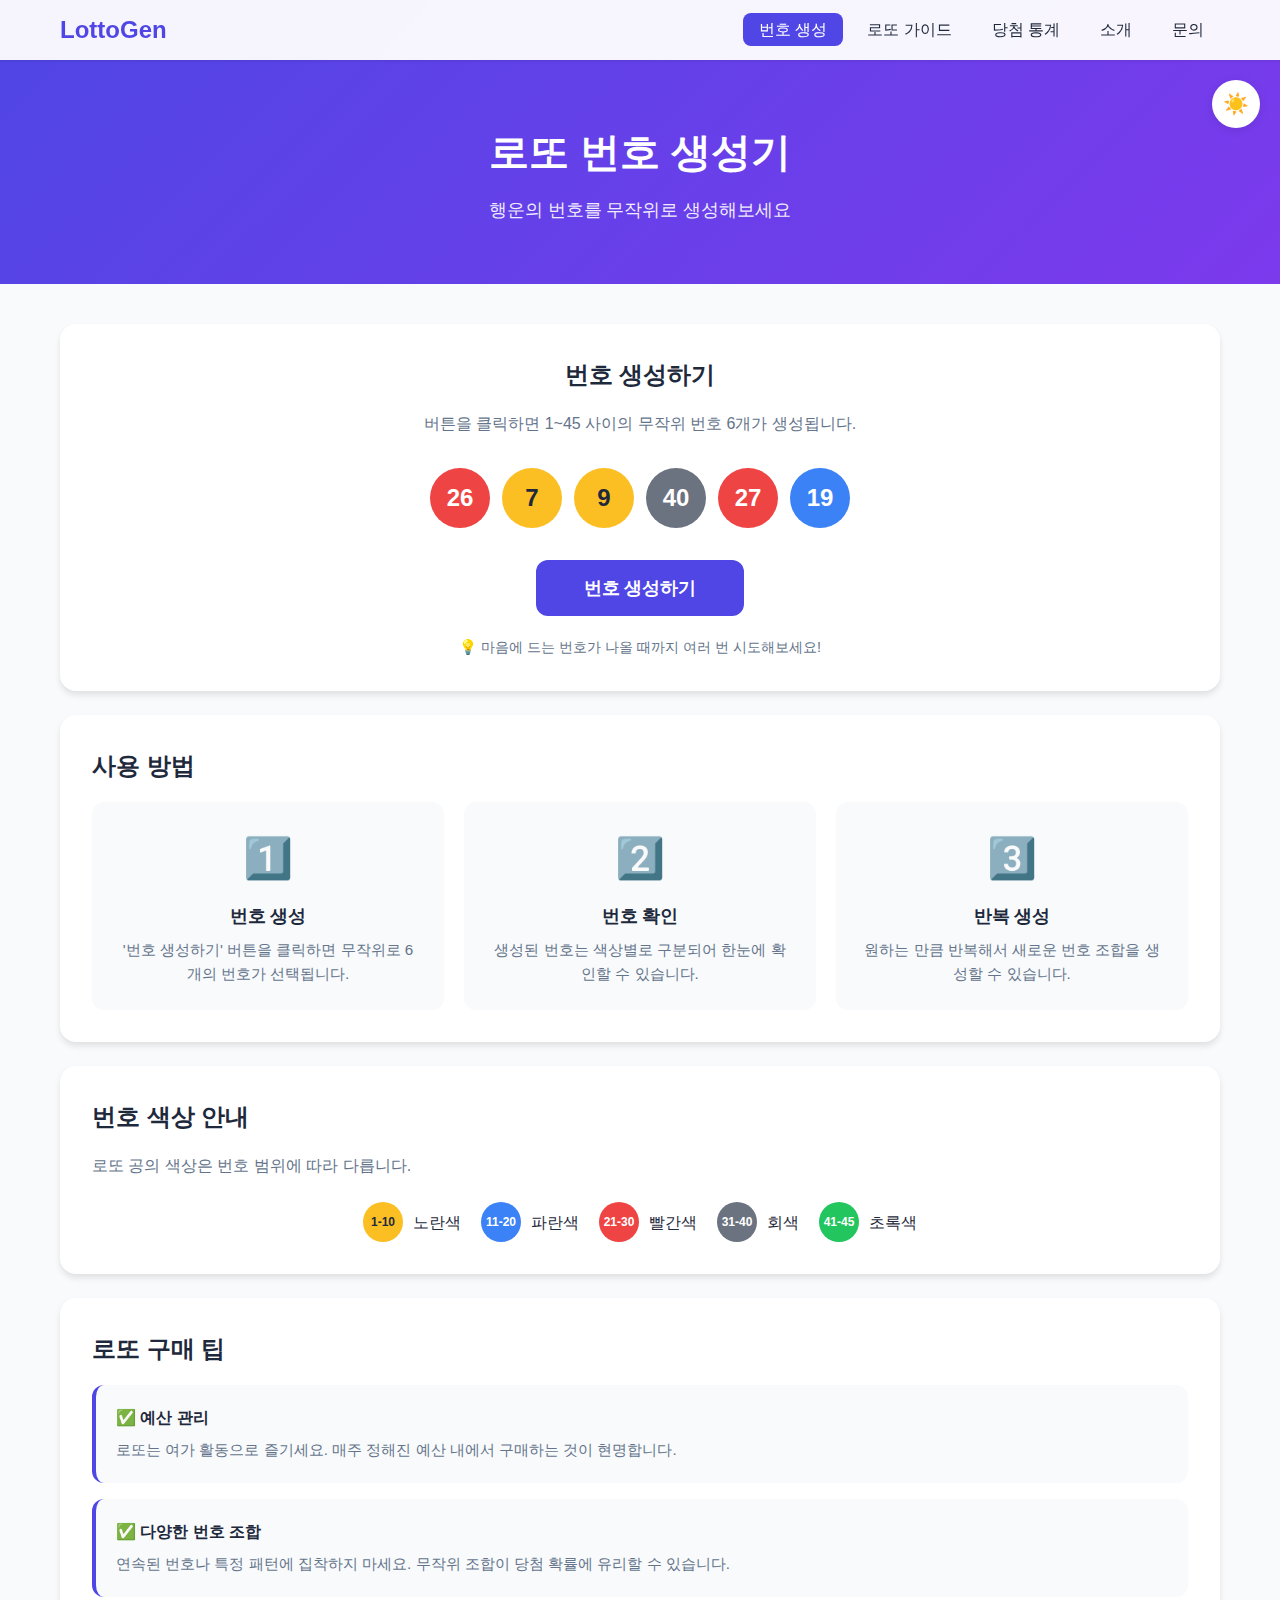
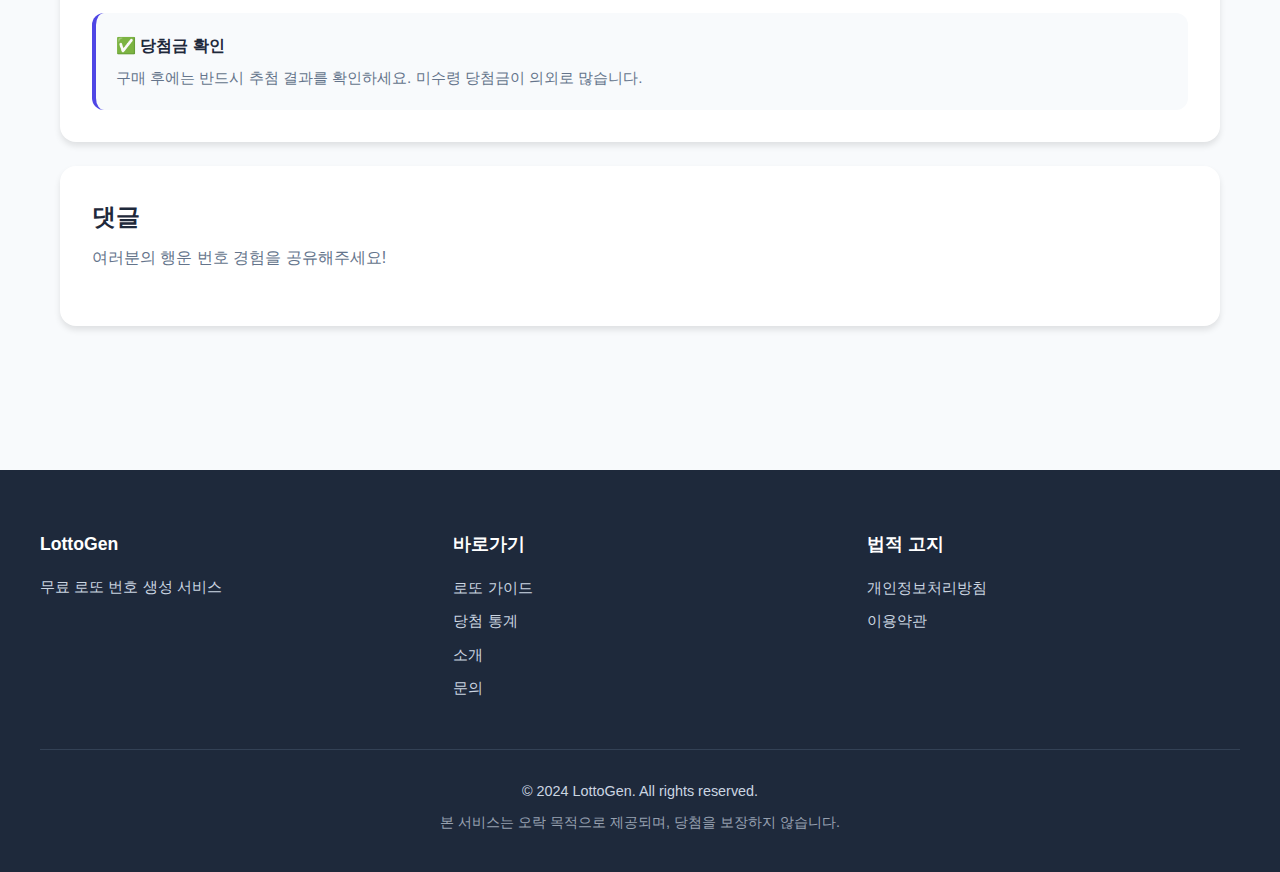
<file: index.html>
<!DOCTYPE html>
<html lang="ko">
<head>
    <meta charset="UTF-8">
    <meta name="viewport" content="width=device-width, initial-scale=1.0">
    <meta name="google-adsense-account" content="ca-pub-3525646618861277">
    <meta name="description" content="무료 로또 번호 생성기 - 행운의 번호를 무작위로 생성하세요. 로또 당첨 확률, 통계, 전략 가이드 제공">
    <meta name="keywords" content="로또, 번호 생성기, 로또 번호, 행운의 번호, 로또 통계">
    <meta name="author" content="LottoGen">
    <title>로또 번호 생성기 - 무료 행운의 번호 추첨 | LottoGen</title>
    <link rel="stylesheet" href="style.css">
    <script async src="https://pagead2.googlesyndication.com/pagead/js/adsbygoogle.js?client=ca-pub-3525646618861277" crossorigin="anonymous"></script>
</head>
<body>
    <button id="theme-toggle" class="theme-toggle" aria-label="테마 변경">
        <span class="icon-sun">☀️</span>
        <span class="icon-moon">🌙</span>
    </button>

    <!-- Navigation -->
    <nav class="main-nav">
        <div class="nav-container">
            <a href="index.html" class="nav-logo">LottoGen</a>
            <ul class="nav-menu">
                <li><a href="index.html" class="active">번호 생성</a></li>
                <li><a href="guide.html">로또 가이드</a></li>
                <li><a href="statistics.html">당첨 통계</a></li>
                <li><a href="about.html">소개</a></li>
                <li><a href="contact.html">문의</a></li>
            </ul>
        </div>
    </nav>

    <!-- Hero Section -->
    <header class="hero">
        <h1>로또 번호 생성기</h1>
        <p class="hero-subtitle">행운의 번호를 무작위로 생성해보세요</p>
    </header>

    <!-- Main Content -->
    <main class="main-content">
        <!-- Generator Section -->
        <section class="container generator-section">
            <h2>번호 생성하기</h2>
            <p class="section-desc">버튼을 클릭하면 1~45 사이의 무작위 번호 6개가 생성됩니다.</p>
            <div class="lotto-numbers">
                <span class="number"></span>
                <span class="number"></span>
                <span class="number"></span>
                <span class="number"></span>
                <span class="number"></span>
                <span class="number"></span>
            </div>
            <button id="generate-btn">번호 생성하기</button>
            <p class="generator-tip">💡 마음에 드는 번호가 나올 때까지 여러 번 시도해보세요!</p>
        </section>

        <!-- How to Use Section -->
        <section class="container info-section">
            <h2>사용 방법</h2>
            <div class="info-grid">
                <div class="info-card">
                    <div class="info-icon">1️⃣</div>
                    <h3>번호 생성</h3>
                    <p>'번호 생성하기' 버튼을 클릭하면 무작위로 6개의 번호가 선택됩니다.</p>
                </div>
                <div class="info-card">
                    <div class="info-icon">2️⃣</div>
                    <h3>번호 확인</h3>
                    <p>생성된 번호는 색상별로 구분되어 한눈에 확인할 수 있습니다.</p>
                </div>
                <div class="info-card">
                    <div class="info-icon">3️⃣</div>
                    <h3>반복 생성</h3>
                    <p>원하는 만큼 반복해서 새로운 번호 조합을 생성할 수 있습니다.</p>
                </div>
            </div>
        </section>

        <!-- Number Color Guide -->
        <section class="container info-section">
            <h2>번호 색상 안내</h2>
            <p class="section-desc">로또 공의 색상은 번호 범위에 따라 다릅니다.</p>
            <div class="color-guide">
                <div class="color-item">
                    <span class="color-ball yellow">1-10</span>
                    <span>노란색</span>
                </div>
                <div class="color-item">
                    <span class="color-ball blue">11-20</span>
                    <span>파란색</span>
                </div>
                <div class="color-item">
                    <span class="color-ball red">21-30</span>
                    <span>빨간색</span>
                </div>
                <div class="color-item">
                    <span class="color-ball gray">31-40</span>
                    <span>회색</span>
                </div>
                <div class="color-item">
                    <span class="color-ball green">41-45</span>
                    <span>초록색</span>
                </div>
            </div>
        </section>

        <!-- Tips Section -->
        <section class="container info-section">
            <h2>로또 구매 팁</h2>
            <div class="tips-list">
                <div class="tip-item">
                    <h3>✅ 예산 관리</h3>
                    <p>로또는 여가 활동으로 즐기세요. 매주 정해진 예산 내에서 구매하는 것이 현명합니다.</p>
                </div>
                <div class="tip-item">
                    <h3>✅ 다양한 번호 조합</h3>
                    <p>연속된 번호나 특정 패턴에 집착하지 마세요. 무작위 조합이 당첨 확률에 유리할 수 있습니다.</p>
                </div>
                <div class="tip-item">
                    <h3>✅ 당첨금 확인</h3>
                    <p>구매 후에는 반드시 추첨 결과를 확인하세요. 미수령 당첨금이 의외로 많습니다.</p>
                </div>
            </div>
        </section>

        <!-- Comments Section -->
        <section class="container comments-container">
            <h2>댓글</h2>
            <p class="section-desc">여러분의 행운 번호 경험을 공유해주세요!</p>
            <div id="disqus_thread"></div>
            <script>
                var disqus_config = function () {
                    this.page.url = window.location.href;
                    this.page.identifier = 'lotto-generator';
                };
                (function() {
                    var d = document, s = d.createElement('script');
                    s.src = 'https://test1-vpnhvmodxm.disqus.com/embed.js';
                    s.setAttribute('data-timestamp', +new Date());
                    (d.head || d.body).appendChild(s);
                })();
            </script>
            <noscript>댓글을 보려면 JavaScript를 활성화해주세요. <a href="https://disqus.com/?ref_noscript">Disqus 댓글</a></noscript>
        </section>
    </main>

    <!-- Footer -->
    <footer class="footer">
        <div class="footer-content">
            <div class="footer-section">
                <h3>LottoGen</h3>
                <p>무료 로또 번호 생성 서비스</p>
            </div>
            <div class="footer-section">
                <h3>바로가기</h3>
                <ul>
                    <li><a href="guide.html">로또 가이드</a></li>
                    <li><a href="statistics.html">당첨 통계</a></li>
                    <li><a href="about.html">소개</a></li>
                    <li><a href="contact.html">문의</a></li>
                </ul>
            </div>
            <div class="footer-section">
                <h3>법적 고지</h3>
                <ul>
                    <li><a href="privacy.html">개인정보처리방침</a></li>
                    <li><a href="terms.html">이용약관</a></li>
                </ul>
            </div>
        </div>
        <div class="footer-bottom">
            <p>&copy; 2024 LottoGen. All rights reserved.</p>
            <p class="disclaimer">본 서비스는 오락 목적으로 제공되며, 당첨을 보장하지 않습니다.</p>
        </div>
    </footer>

    <script src="main.js"></script>
</body>
</html>
</file>
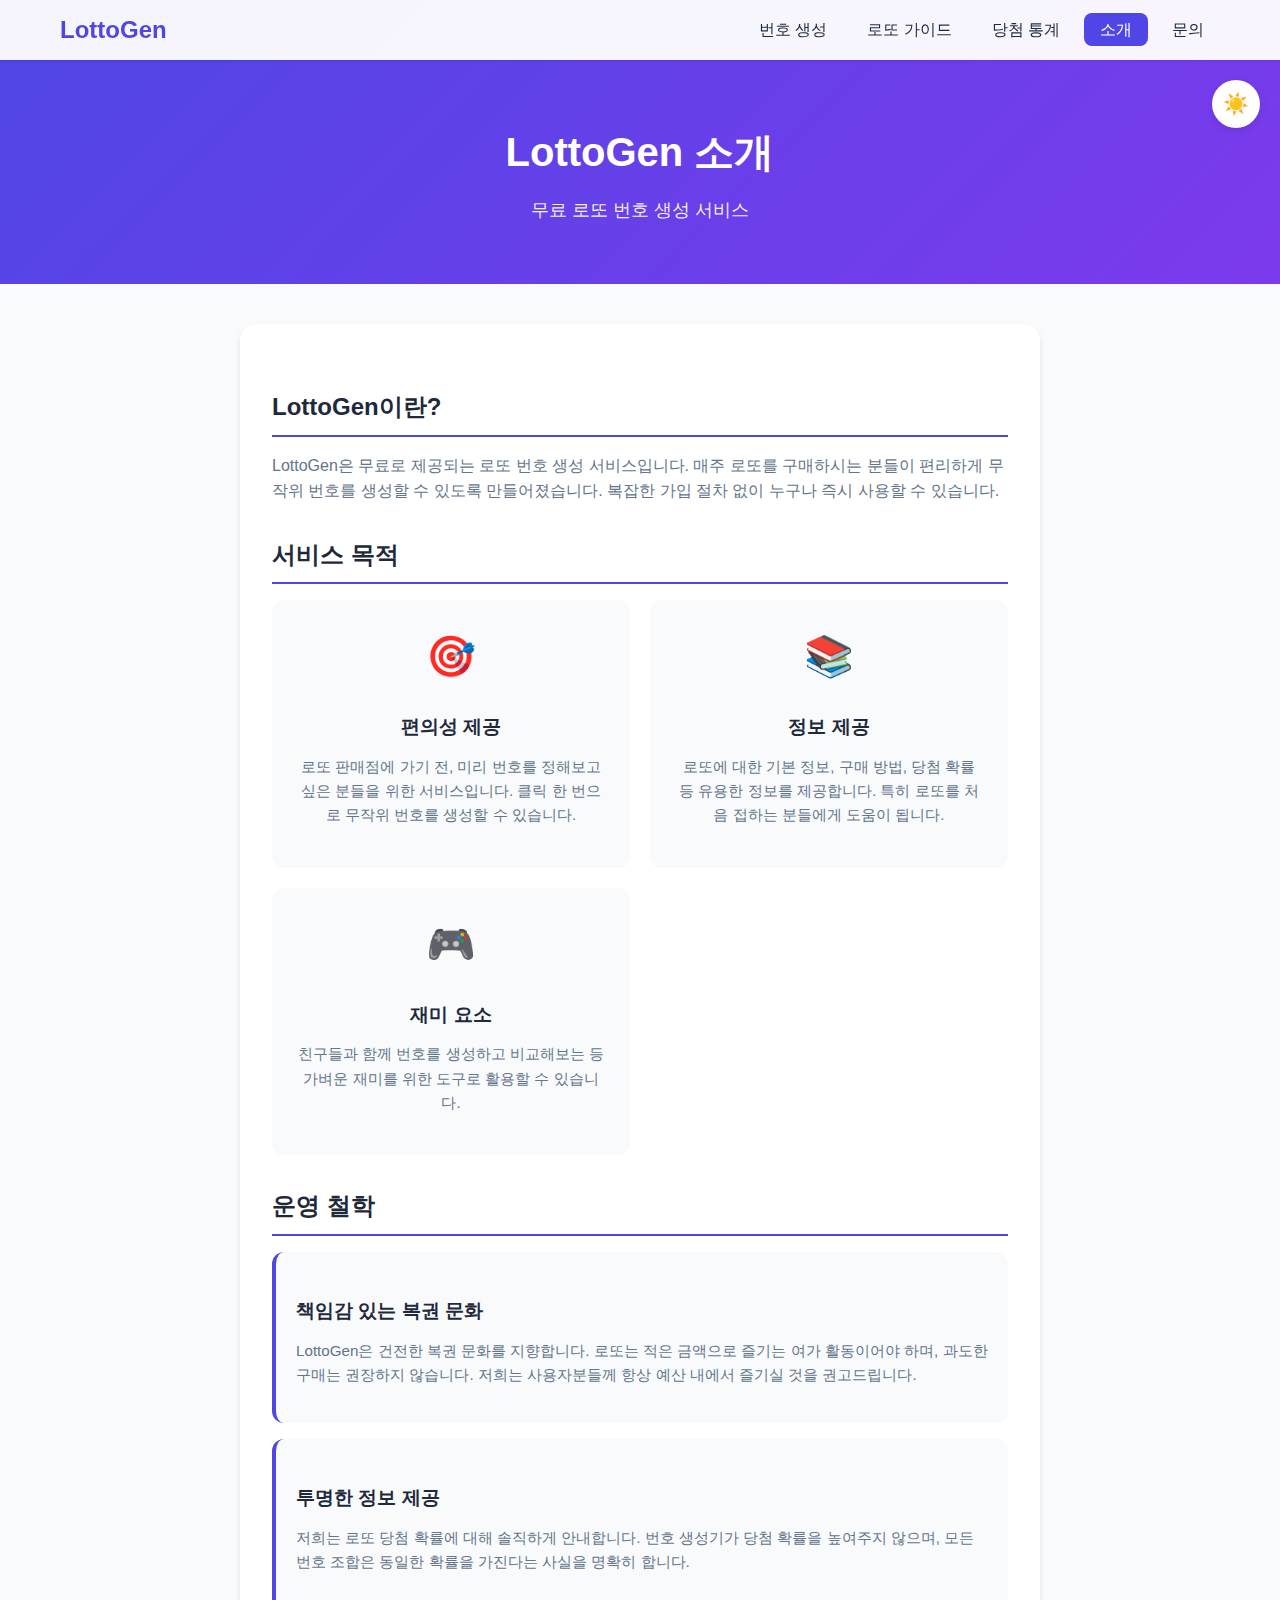
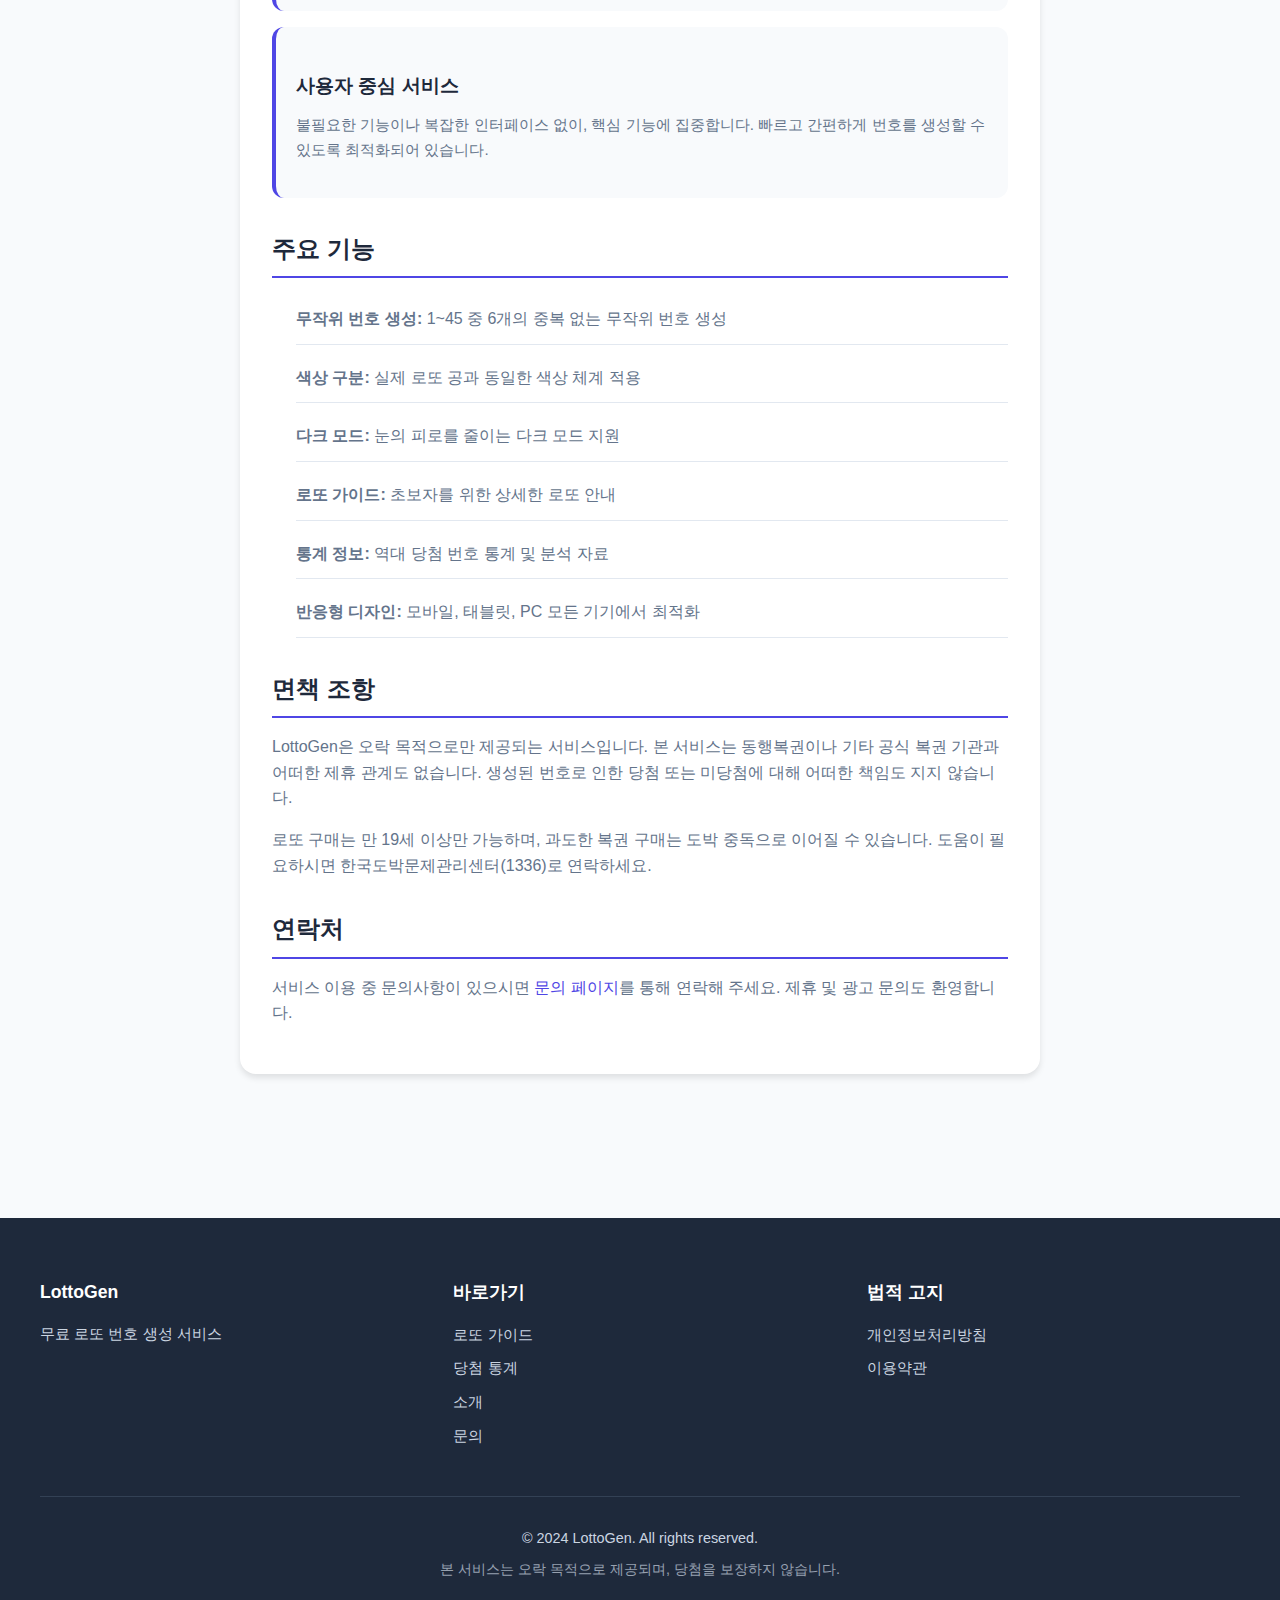
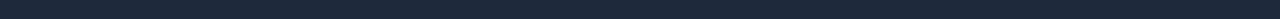
<file: about.html>
<!DOCTYPE html>
<html lang="ko">
<head>
    <meta charset="UTF-8">
    <meta name="viewport" content="width=device-width, initial-scale=1.0">
    <meta name="google-adsense-account" content="ca-pub-3525646618861277">
    <meta name="description" content="LottoGen 소개 - 무료 로또 번호 생성 서비스의 목적과 운영 철학을 알아보세요.">
    <meta name="keywords" content="LottoGen 소개, 로또 번호 생성기, 무료 서비스">
    <title>LottoGen 소개 - 서비스 안내 | LottoGen</title>
    <link rel="stylesheet" href="style.css">
    <script async src="https://pagead2.googlesyndication.com/pagead/js/adsbygoogle.js?client=ca-pub-3525646618861277" crossorigin="anonymous"></script>
</head>
<body>
    <button id="theme-toggle" class="theme-toggle" aria-label="테마 변경">
        <span class="icon-sun">☀️</span>
        <span class="icon-moon">🌙</span>
    </button>

    <nav class="main-nav">
        <div class="nav-container">
            <a href="index.html" class="nav-logo">LottoGen</a>
            <ul class="nav-menu">
                <li><a href="index.html">번호 생성</a></li>
                <li><a href="guide.html">로또 가이드</a></li>
                <li><a href="statistics.html">당첨 통계</a></li>
                <li><a href="about.html" class="active">소개</a></li>
                <li><a href="contact.html">문의</a></li>
            </ul>
        </div>
    </nav>

    <header class="hero">
        <h1>LottoGen 소개</h1>
        <p class="hero-subtitle">무료 로또 번호 생성 서비스</p>
    </header>

    <main class="main-content">
        <article class="container content-article">
            <h2>LottoGen이란?</h2>
            <p>LottoGen은 무료로 제공되는 로또 번호 생성 서비스입니다. 매주 로또를 구매하시는 분들이 편리하게 무작위 번호를 생성할 수 있도록 만들어졌습니다. 복잡한 가입 절차 없이 누구나 즉시 사용할 수 있습니다.</p>

            <h2>서비스 목적</h2>
            <div class="info-grid">
                <div class="info-card">
                    <div class="info-icon">🎯</div>
                    <h3>편의성 제공</h3>
                    <p>로또 판매점에 가기 전, 미리 번호를 정해보고 싶은 분들을 위한 서비스입니다. 클릭 한 번으로 무작위 번호를 생성할 수 있습니다.</p>
                </div>
                <div class="info-card">
                    <div class="info-icon">📚</div>
                    <h3>정보 제공</h3>
                    <p>로또에 대한 기본 정보, 구매 방법, 당첨 확률 등 유용한 정보를 제공합니다. 특히 로또를 처음 접하는 분들에게 도움이 됩니다.</p>
                </div>
                <div class="info-card">
                    <div class="info-icon">🎮</div>
                    <h3>재미 요소</h3>
                    <p>친구들과 함께 번호를 생성하고 비교해보는 등 가벼운 재미를 위한 도구로 활용할 수 있습니다.</p>
                </div>
            </div>

            <h2>운영 철학</h2>
            <div class="tips-list">
                <div class="tip-item">
                    <h3>책임감 있는 복권 문화</h3>
                    <p>LottoGen은 건전한 복권 문화를 지향합니다. 로또는 적은 금액으로 즐기는 여가 활동이어야 하며, 과도한 구매는 권장하지 않습니다. 저희는 사용자분들께 항상 예산 내에서 즐기실 것을 권고드립니다.</p>
                </div>
                <div class="tip-item">
                    <h3>투명한 정보 제공</h3>
                    <p>저희는 로또 당첨 확률에 대해 솔직하게 안내합니다. 번호 생성기가 당첨 확률을 높여주지 않으며, 모든 번호 조합은 동일한 확률을 가진다는 사실을 명확히 합니다.</p>
                </div>
                <div class="tip-item">
                    <h3>사용자 중심 서비스</h3>
                    <p>불필요한 기능이나 복잡한 인터페이스 없이, 핵심 기능에 집중합니다. 빠르고 간편하게 번호를 생성할 수 있도록 최적화되어 있습니다.</p>
                </div>
            </div>

            <h2>주요 기능</h2>
            <ul class="feature-list">
                <li><strong>무작위 번호 생성:</strong> 1~45 중 6개의 중복 없는 무작위 번호 생성</li>
                <li><strong>색상 구분:</strong> 실제 로또 공과 동일한 색상 체계 적용</li>
                <li><strong>다크 모드:</strong> 눈의 피로를 줄이는 다크 모드 지원</li>
                <li><strong>로또 가이드:</strong> 초보자를 위한 상세한 로또 안내</li>
                <li><strong>통계 정보:</strong> 역대 당첨 번호 통계 및 분석 자료</li>
                <li><strong>반응형 디자인:</strong> 모바일, 태블릿, PC 모든 기기에서 최적화</li>
            </ul>

            <h2>면책 조항</h2>
            <p>LottoGen은 오락 목적으로만 제공되는 서비스입니다. 본 서비스는 동행복권이나 기타 공식 복권 기관과 어떠한 제휴 관계도 없습니다. 생성된 번호로 인한 당첨 또는 미당첨에 대해 어떠한 책임도 지지 않습니다.</p>
            <p>로또 구매는 만 19세 이상만 가능하며, 과도한 복권 구매는 도박 중독으로 이어질 수 있습니다. 도움이 필요하시면 한국도박문제관리센터(1336)로 연락하세요.</p>

            <h2>연락처</h2>
            <p>서비스 이용 중 문의사항이 있으시면 <a href="contact.html">문의 페이지</a>를 통해 연락해 주세요. 제휴 및 광고 문의도 환영합니다.</p>
        </article>
    </main>

    <footer class="footer">
        <div class="footer-content">
            <div class="footer-section">
                <h3>LottoGen</h3>
                <p>무료 로또 번호 생성 서비스</p>
            </div>
            <div class="footer-section">
                <h3>바로가기</h3>
                <ul>
                    <li><a href="guide.html">로또 가이드</a></li>
                    <li><a href="statistics.html">당첨 통계</a></li>
                    <li><a href="about.html">소개</a></li>
                    <li><a href="contact.html">문의</a></li>
                </ul>
            </div>
            <div class="footer-section">
                <h3>법적 고지</h3>
                <ul>
                    <li><a href="privacy.html">개인정보처리방침</a></li>
                    <li><a href="terms.html">이용약관</a></li>
                </ul>
            </div>
        </div>
        <div class="footer-bottom">
            <p>&copy; 2024 LottoGen. All rights reserved.</p>
            <p class="disclaimer">본 서비스는 오락 목적으로 제공되며, 당첨을 보장하지 않습니다.</p>
        </div>
    </footer>

    <script src="main.js"></script>
</body>
</html>
</file>
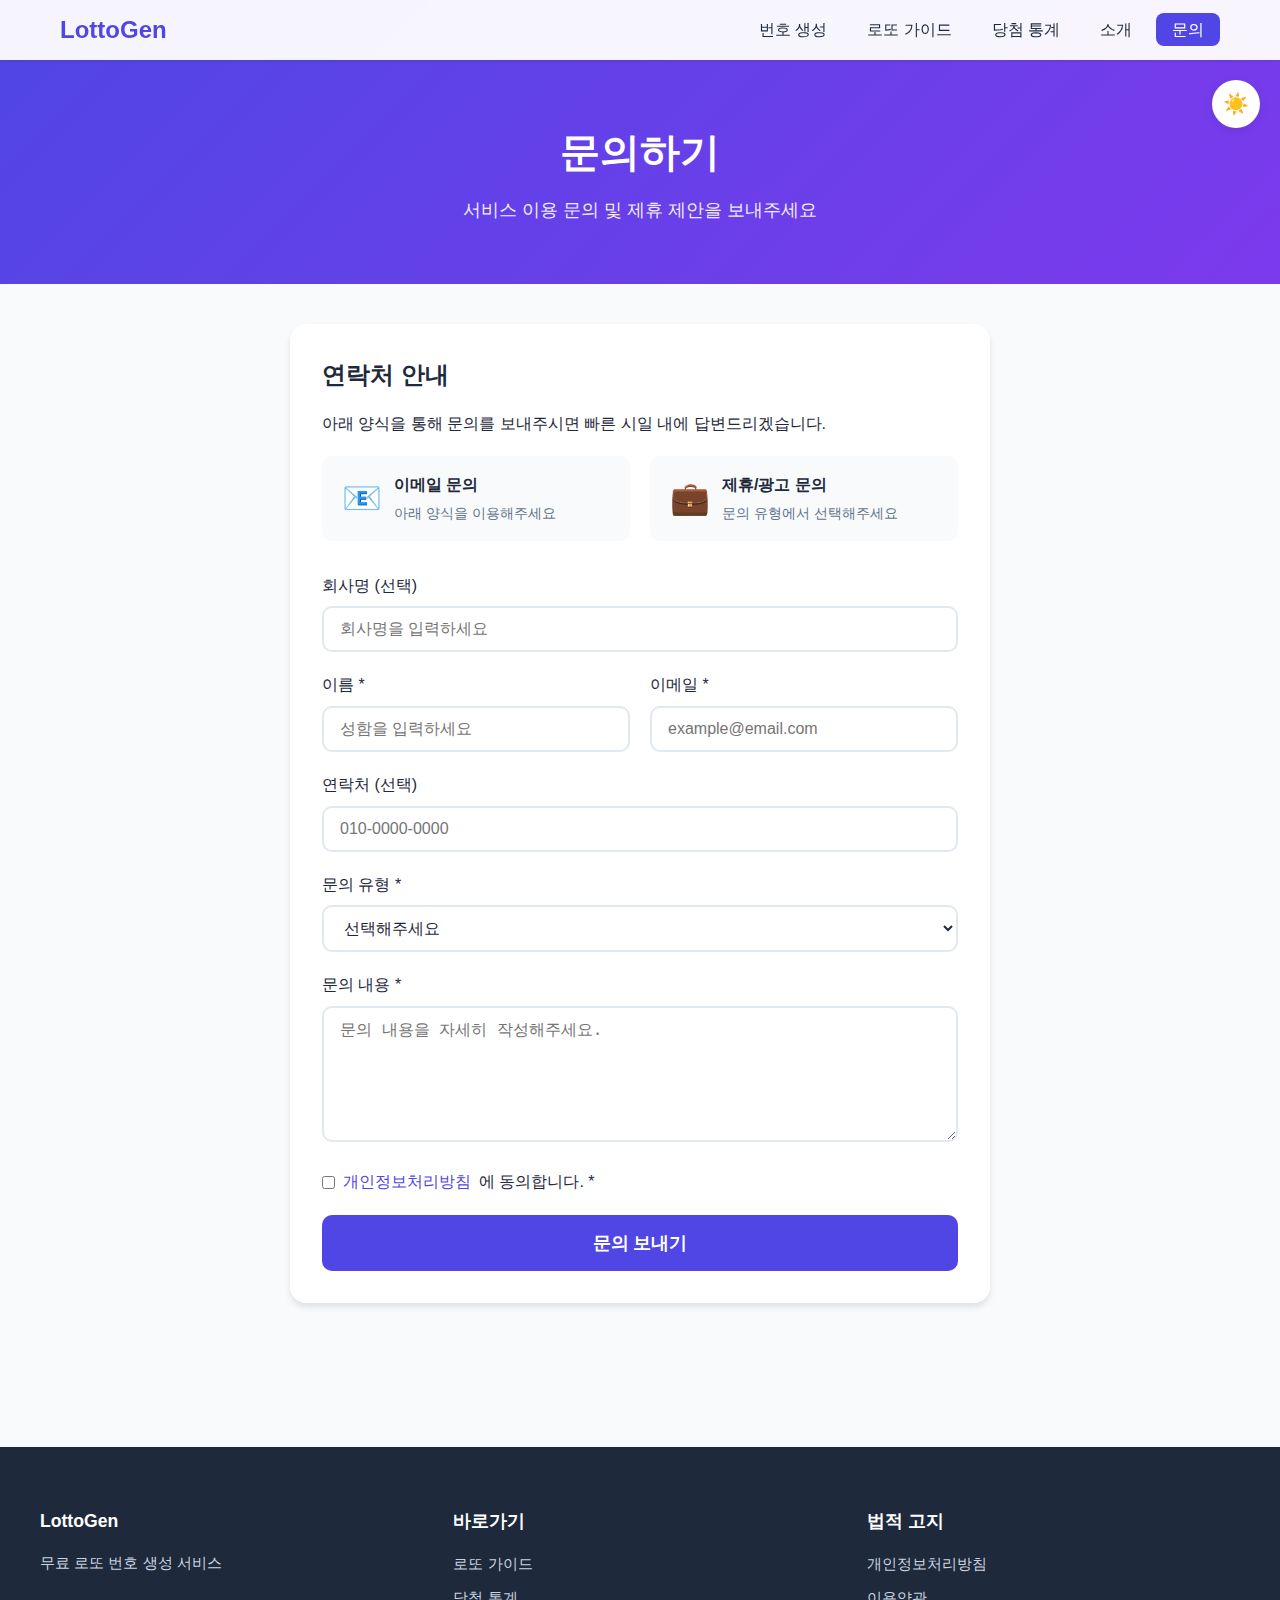
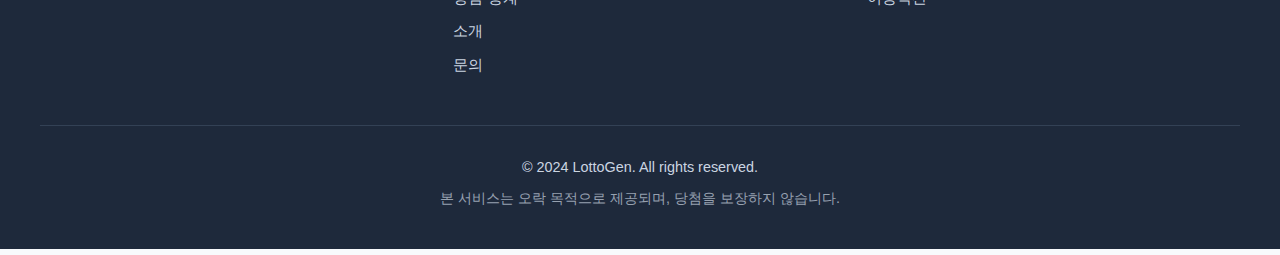
<file: contact.html>
<!DOCTYPE html>
<html lang="ko">
<head>
    <meta charset="UTF-8">
    <meta name="viewport" content="width=device-width, initial-scale=1.0">
    <meta name="google-adsense-account" content="ca-pub-3525646618861277">
    <meta name="description" content="LottoGen 문의하기 - 서비스 이용 문의, 제휴 제안, 광고 문의를 보내주세요.">
    <meta name="keywords" content="LottoGen 문의, 제휴 문의, 광고 문의">
    <title>문의하기 - 제휴 및 서비스 문의 | LottoGen</title>
    <link rel="stylesheet" href="style.css">
    <script async src="https://pagead2.googlesyndication.com/pagead/js/adsbygoogle.js?client=ca-pub-3525646618861277" crossorigin="anonymous"></script>
</head>
<body>
    <button id="theme-toggle" class="theme-toggle" aria-label="테마 변경">
        <span class="icon-sun">☀️</span>
        <span class="icon-moon">🌙</span>
    </button>

    <nav class="main-nav">
        <div class="nav-container">
            <a href="index.html" class="nav-logo">LottoGen</a>
            <ul class="nav-menu">
                <li><a href="index.html">번호 생성</a></li>
                <li><a href="guide.html">로또 가이드</a></li>
                <li><a href="statistics.html">당첨 통계</a></li>
                <li><a href="about.html">소개</a></li>
                <li><a href="contact.html" class="active">문의</a></li>
            </ul>
        </div>
    </nav>

    <header class="hero">
        <h1>문의하기</h1>
        <p class="hero-subtitle">서비스 이용 문의 및 제휴 제안을 보내주세요</p>
    </header>

    <main class="main-content">
        <section class="container contact-container">
            <div class="contact-info">
                <h2>연락처 안내</h2>
                <p>아래 양식을 통해 문의를 보내주시면 빠른 시일 내에 답변드리겠습니다.</p>
                <div class="contact-methods">
                    <div class="contact-method">
                        <span class="contact-icon">📧</span>
                        <div>
                            <h3>이메일 문의</h3>
                            <p>아래 양식을 이용해주세요</p>
                        </div>
                    </div>
                    <div class="contact-method">
                        <span class="contact-icon">💼</span>
                        <div>
                            <h3>제휴/광고 문의</h3>
                            <p>문의 유형에서 선택해주세요</p>
                        </div>
                    </div>
                </div>
            </div>

            <form action="https://formspree.io/f/xeeznvzl" method="POST" class="contact-form">
                <div class="form-group">
                    <label for="company">회사명 (선택)</label>
                    <input type="text" id="company" name="company" placeholder="회사명을 입력하세요">
                </div>

                <div class="form-row">
                    <div class="form-group">
                        <label for="name">이름 *</label>
                        <input type="text" id="name" name="name" required placeholder="성함을 입력하세요">
                    </div>
                    <div class="form-group">
                        <label for="email">이메일 *</label>
                        <input type="email" id="email" name="email" required placeholder="example@email.com">
                    </div>
                </div>

                <div class="form-group">
                    <label for="phone">연락처 (선택)</label>
                    <input type="tel" id="phone" name="phone" placeholder="010-0000-0000">
                </div>

                <div class="form-group">
                    <label for="subject">문의 유형 *</label>
                    <select id="subject" name="subject" required>
                        <option value="">선택해주세요</option>
                        <option value="서비스 이용 문의">서비스 이용 문의</option>
                        <option value="제휴 제안">제휴 제안</option>
                        <option value="광고 문의">광고 문의</option>
                        <option value="버그 신고">버그 신고</option>
                        <option value="개선 제안">개선 제안</option>
                        <option value="기타">기타</option>
                    </select>
                </div>

                <div class="form-group">
                    <label for="message">문의 내용 *</label>
                    <textarea id="message" name="message" rows="6" required placeholder="문의 내용을 자세히 작성해주세요."></textarea>
                </div>

                <div class="form-group checkbox-group">
                    <label>
                        <input type="checkbox" name="privacy_agree" required>
                        <a href="privacy.html" target="_blank">개인정보처리방침</a>에 동의합니다. *
                    </label>
                </div>

                <button type="submit" class="submit-btn">문의 보내기</button>
            </form>
        </section>
    </main>

    <footer class="footer">
        <div class="footer-content">
            <div class="footer-section">
                <h3>LottoGen</h3>
                <p>무료 로또 번호 생성 서비스</p>
            </div>
            <div class="footer-section">
                <h3>바로가기</h3>
                <ul>
                    <li><a href="guide.html">로또 가이드</a></li>
                    <li><a href="statistics.html">당첨 통계</a></li>
                    <li><a href="about.html">소개</a></li>
                    <li><a href="contact.html">문의</a></li>
                </ul>
            </div>
            <div class="footer-section">
                <h3>법적 고지</h3>
                <ul>
                    <li><a href="privacy.html">개인정보처리방침</a></li>
                    <li><a href="terms.html">이용약관</a></li>
                </ul>
            </div>
        </div>
        <div class="footer-bottom">
            <p>&copy; 2024 LottoGen. All rights reserved.</p>
            <p class="disclaimer">본 서비스는 오락 목적으로 제공되며, 당첨을 보장하지 않습니다.</p>
        </div>
    </footer>

    <script src="main.js"></script>
</body>
</html>
</file>
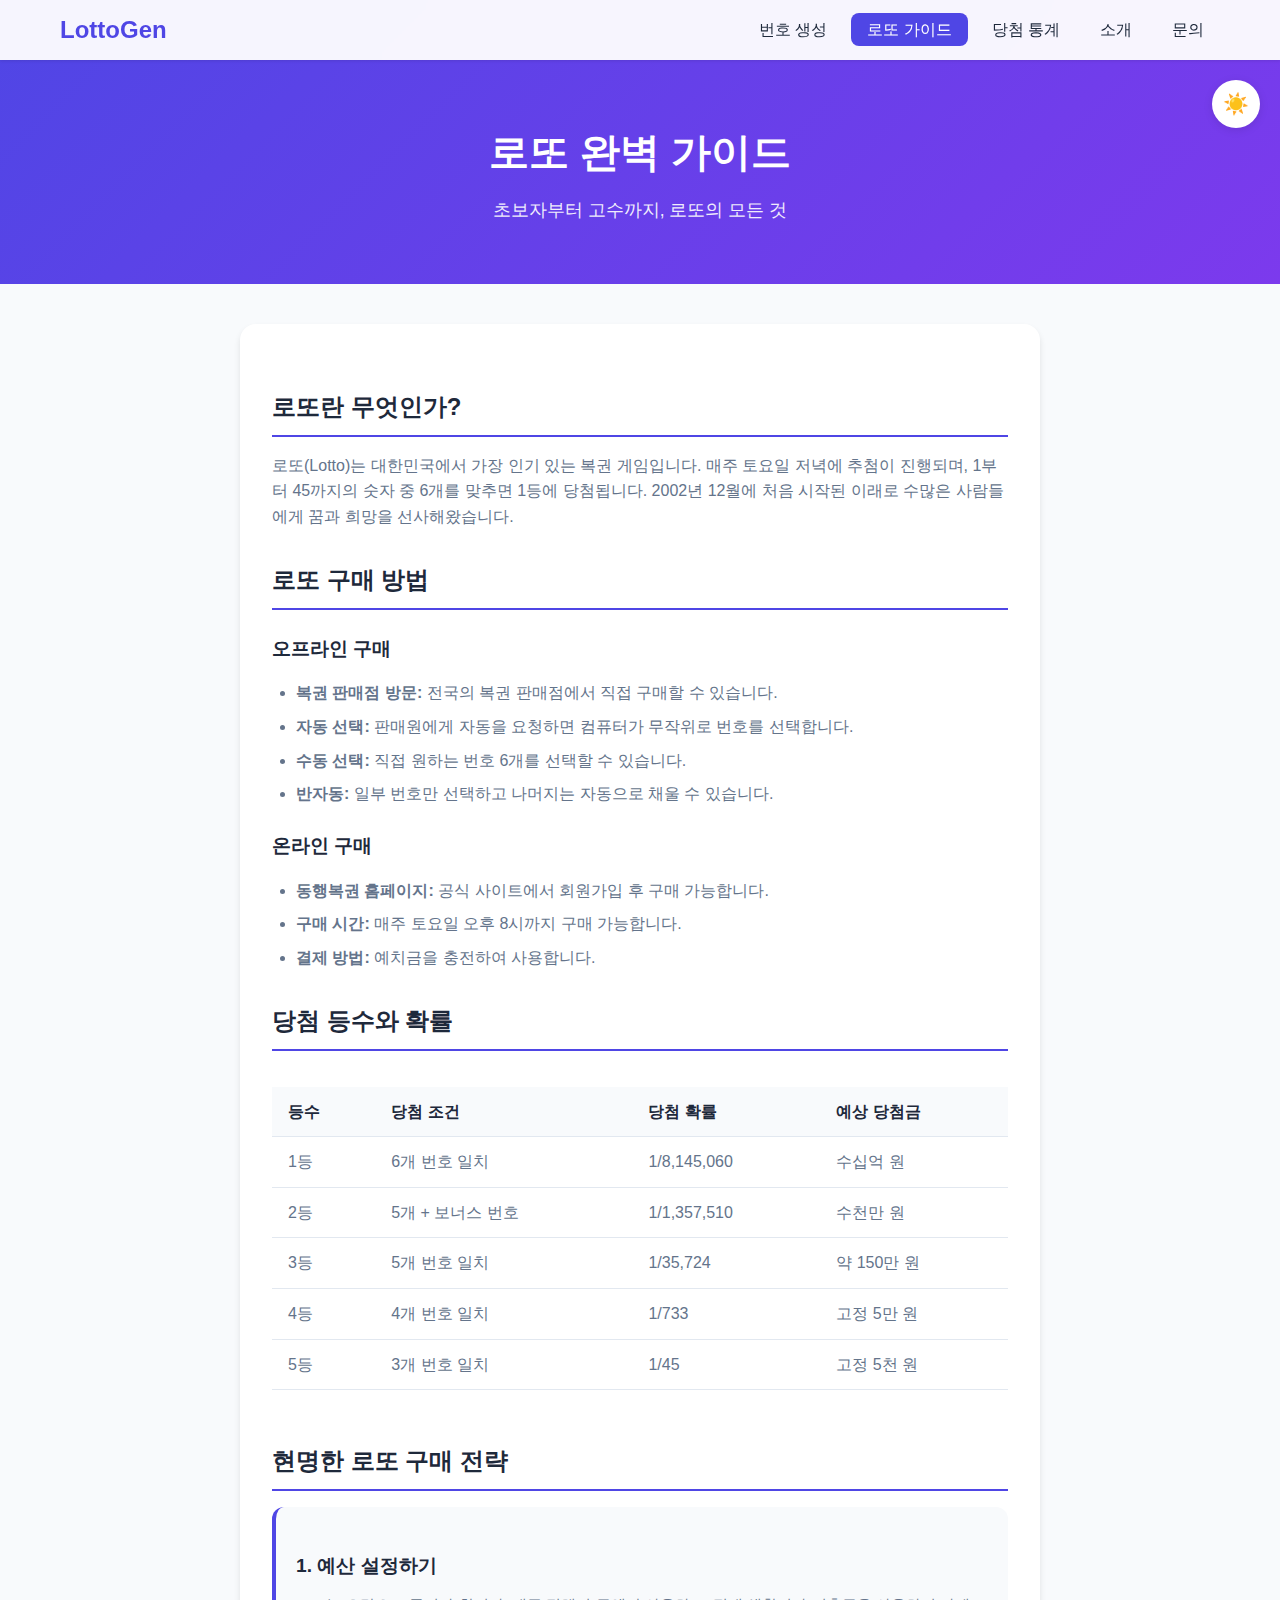
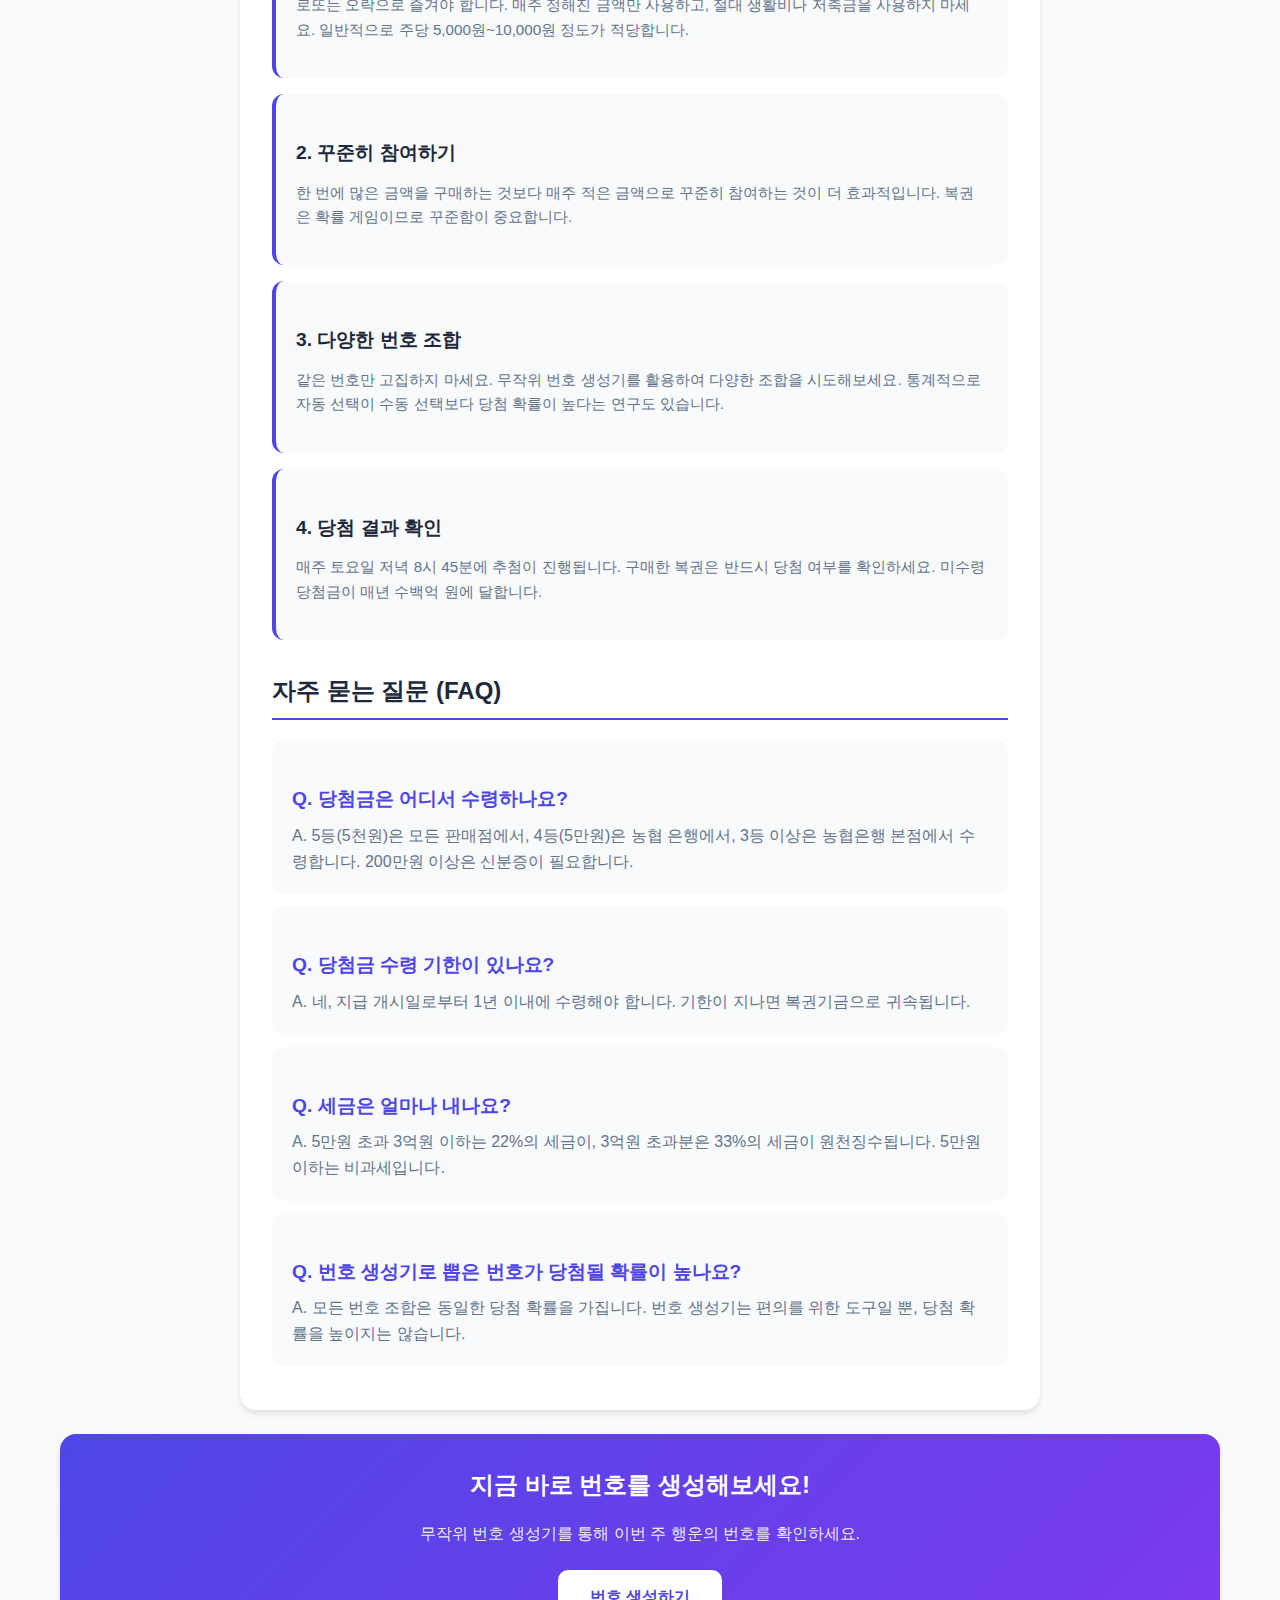
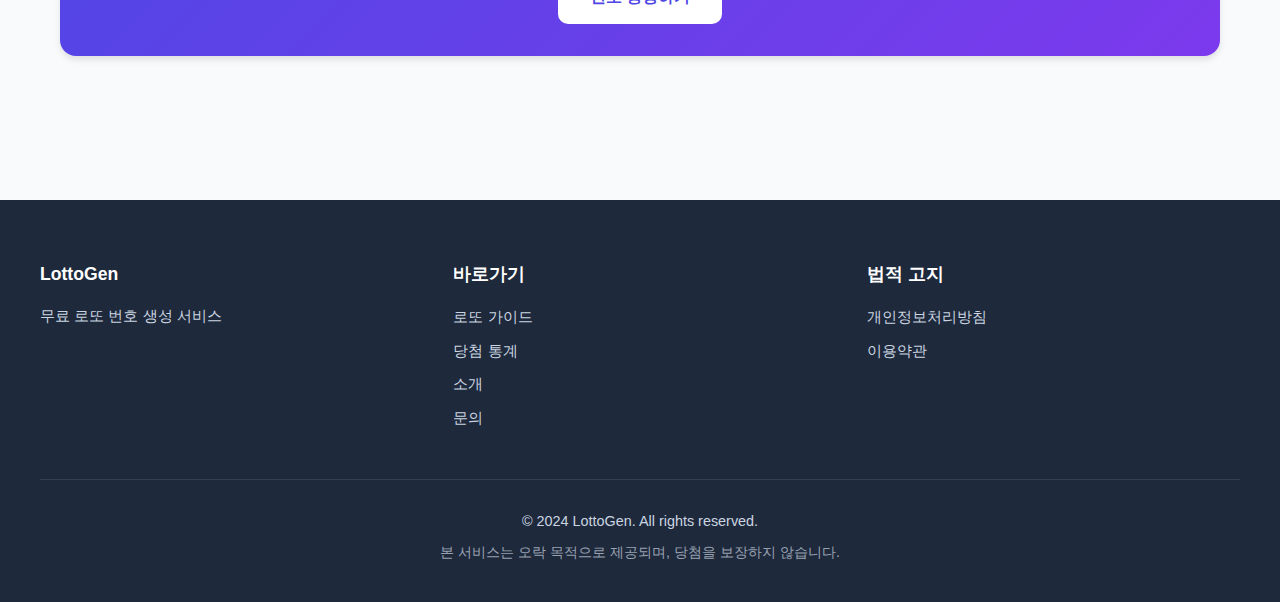
<file: guide.html>
<!DOCTYPE html>
<html lang="ko">
<head>
    <meta charset="UTF-8">
    <meta name="viewport" content="width=device-width, initial-scale=1.0">
    <meta name="google-adsense-account" content="ca-pub-3525646618861277">
    <meta name="description" content="로또 초보자를 위한 완벽 가이드 - 구매 방법, 당첨 확률, 번호 선택 전략까지 상세하게 알려드립니다.">
    <meta name="keywords" content="로또 가이드, 로또 구매 방법, 로또 당첨 확률, 로또 전략">
    <title>로또 완벽 가이드 - 초보자를 위한 상세 안내 | LottoGen</title>
    <link rel="stylesheet" href="style.css">
    <script async src="https://pagead2.googlesyndication.com/pagead/js/adsbygoogle.js?client=ca-pub-3525646618861277" crossorigin="anonymous"></script>
</head>
<body>
    <button id="theme-toggle" class="theme-toggle" aria-label="테마 변경">
        <span class="icon-sun">☀️</span>
        <span class="icon-moon">🌙</span>
    </button>

    <nav class="main-nav">
        <div class="nav-container">
            <a href="index.html" class="nav-logo">LottoGen</a>
            <ul class="nav-menu">
                <li><a href="index.html">번호 생성</a></li>
                <li><a href="guide.html" class="active">로또 가이드</a></li>
                <li><a href="statistics.html">당첨 통계</a></li>
                <li><a href="about.html">소개</a></li>
                <li><a href="contact.html">문의</a></li>
            </ul>
        </div>
    </nav>

    <header class="hero">
        <h1>로또 완벽 가이드</h1>
        <p class="hero-subtitle">초보자부터 고수까지, 로또의 모든 것</p>
    </header>

    <main class="main-content">
        <article class="container content-article">
            <h2>로또란 무엇인가?</h2>
            <p>로또(Lotto)는 대한민국에서 가장 인기 있는 복권 게임입니다. 매주 토요일 저녁에 추첨이 진행되며, 1부터 45까지의 숫자 중 6개를 맞추면 1등에 당첨됩니다. 2002년 12월에 처음 시작된 이래로 수많은 사람들에게 꿈과 희망을 선사해왔습니다.</p>

            <h2>로또 구매 방법</h2>
            <h3>오프라인 구매</h3>
            <ul>
                <li><strong>복권 판매점 방문:</strong> 전국의 복권 판매점에서 직접 구매할 수 있습니다.</li>
                <li><strong>자동 선택:</strong> 판매원에게 자동을 요청하면 컴퓨터가 무작위로 번호를 선택합니다.</li>
                <li><strong>수동 선택:</strong> 직접 원하는 번호 6개를 선택할 수 있습니다.</li>
                <li><strong>반자동:</strong> 일부 번호만 선택하고 나머지는 자동으로 채울 수 있습니다.</li>
            </ul>

            <h3>온라인 구매</h3>
            <ul>
                <li><strong>동행복권 홈페이지:</strong> 공식 사이트에서 회원가입 후 구매 가능합니다.</li>
                <li><strong>구매 시간:</strong> 매주 토요일 오후 8시까지 구매 가능합니다.</li>
                <li><strong>결제 방법:</strong> 예치금을 충전하여 사용합니다.</li>
            </ul>

            <h2>당첨 등수와 확률</h2>
            <div class="table-container">
                <table class="info-table">
                    <thead>
                        <tr>
                            <th>등수</th>
                            <th>당첨 조건</th>
                            <th>당첨 확률</th>
                            <th>예상 당첨금</th>
                        </tr>
                    </thead>
                    <tbody>
                        <tr>
                            <td>1등</td>
                            <td>6개 번호 일치</td>
                            <td>1/8,145,060</td>
                            <td>수십억 원</td>
                        </tr>
                        <tr>
                            <td>2등</td>
                            <td>5개 + 보너스 번호</td>
                            <td>1/1,357,510</td>
                            <td>수천만 원</td>
                        </tr>
                        <tr>
                            <td>3등</td>
                            <td>5개 번호 일치</td>
                            <td>1/35,724</td>
                            <td>약 150만 원</td>
                        </tr>
                        <tr>
                            <td>4등</td>
                            <td>4개 번호 일치</td>
                            <td>1/733</td>
                            <td>고정 5만 원</td>
                        </tr>
                        <tr>
                            <td>5등</td>
                            <td>3개 번호 일치</td>
                            <td>1/45</td>
                            <td>고정 5천 원</td>
                        </tr>
                    </tbody>
                </table>
            </div>

            <h2>현명한 로또 구매 전략</h2>
            <div class="tips-list">
                <div class="tip-item">
                    <h3>1. 예산 설정하기</h3>
                    <p>로또는 오락으로 즐겨야 합니다. 매주 정해진 금액만 사용하고, 절대 생활비나 저축금을 사용하지 마세요. 일반적으로 주당 5,000원~10,000원 정도가 적당합니다.</p>
                </div>
                <div class="tip-item">
                    <h3>2. 꾸준히 참여하기</h3>
                    <p>한 번에 많은 금액을 구매하는 것보다 매주 적은 금액으로 꾸준히 참여하는 것이 더 효과적입니다. 복권은 확률 게임이므로 꾸준함이 중요합니다.</p>
                </div>
                <div class="tip-item">
                    <h3>3. 다양한 번호 조합</h3>
                    <p>같은 번호만 고집하지 마세요. 무작위 번호 생성기를 활용하여 다양한 조합을 시도해보세요. 통계적으로 자동 선택이 수동 선택보다 당첨 확률이 높다는 연구도 있습니다.</p>
                </div>
                <div class="tip-item">
                    <h3>4. 당첨 결과 확인</h3>
                    <p>매주 토요일 저녁 8시 45분에 추첨이 진행됩니다. 구매한 복권은 반드시 당첨 여부를 확인하세요. 미수령 당첨금이 매년 수백억 원에 달합니다.</p>
                </div>
            </div>

            <h2>자주 묻는 질문 (FAQ)</h2>
            <div class="faq-list">
                <div class="faq-item">
                    <h3>Q. 당첨금은 어디서 수령하나요?</h3>
                    <p>A. 5등(5천원)은 모든 판매점에서, 4등(5만원)은 농협 은행에서, 3등 이상은 농협은행 본점에서 수령합니다. 200만원 이상은 신분증이 필요합니다.</p>
                </div>
                <div class="faq-item">
                    <h3>Q. 당첨금 수령 기한이 있나요?</h3>
                    <p>A. 네, 지급 개시일로부터 1년 이내에 수령해야 합니다. 기한이 지나면 복권기금으로 귀속됩니다.</p>
                </div>
                <div class="faq-item">
                    <h3>Q. 세금은 얼마나 내나요?</h3>
                    <p>A. 5만원 초과 3억원 이하는 22%의 세금이, 3억원 초과분은 33%의 세금이 원천징수됩니다. 5만원 이하는 비과세입니다.</p>
                </div>
                <div class="faq-item">
                    <h3>Q. 번호 생성기로 뽑은 번호가 당첨될 확률이 높나요?</h3>
                    <p>A. 모든 번호 조합은 동일한 당첨 확률을 가집니다. 번호 생성기는 편의를 위한 도구일 뿐, 당첨 확률을 높이지는 않습니다.</p>
                </div>
            </div>
        </article>

        <section class="container cta-section">
            <h2>지금 바로 번호를 생성해보세요!</h2>
            <p>무작위 번호 생성기를 통해 이번 주 행운의 번호를 확인하세요.</p>
            <a href="index.html" class="cta-button">번호 생성하기</a>
        </section>
    </main>

    <footer class="footer">
        <div class="footer-content">
            <div class="footer-section">
                <h3>LottoGen</h3>
                <p>무료 로또 번호 생성 서비스</p>
            </div>
            <div class="footer-section">
                <h3>바로가기</h3>
                <ul>
                    <li><a href="guide.html">로또 가이드</a></li>
                    <li><a href="statistics.html">당첨 통계</a></li>
                    <li><a href="about.html">소개</a></li>
                    <li><a href="contact.html">문의</a></li>
                </ul>
            </div>
            <div class="footer-section">
                <h3>법적 고지</h3>
                <ul>
                    <li><a href="privacy.html">개인정보처리방침</a></li>
                    <li><a href="terms.html">이용약관</a></li>
                </ul>
            </div>
        </div>
        <div class="footer-bottom">
            <p>&copy; 2024 LottoGen. All rights reserved.</p>
            <p class="disclaimer">본 서비스는 오락 목적으로 제공되며, 당첨을 보장하지 않습니다.</p>
        </div>
    </footer>

    <script src="main.js"></script>
</body>
</html>
</file>
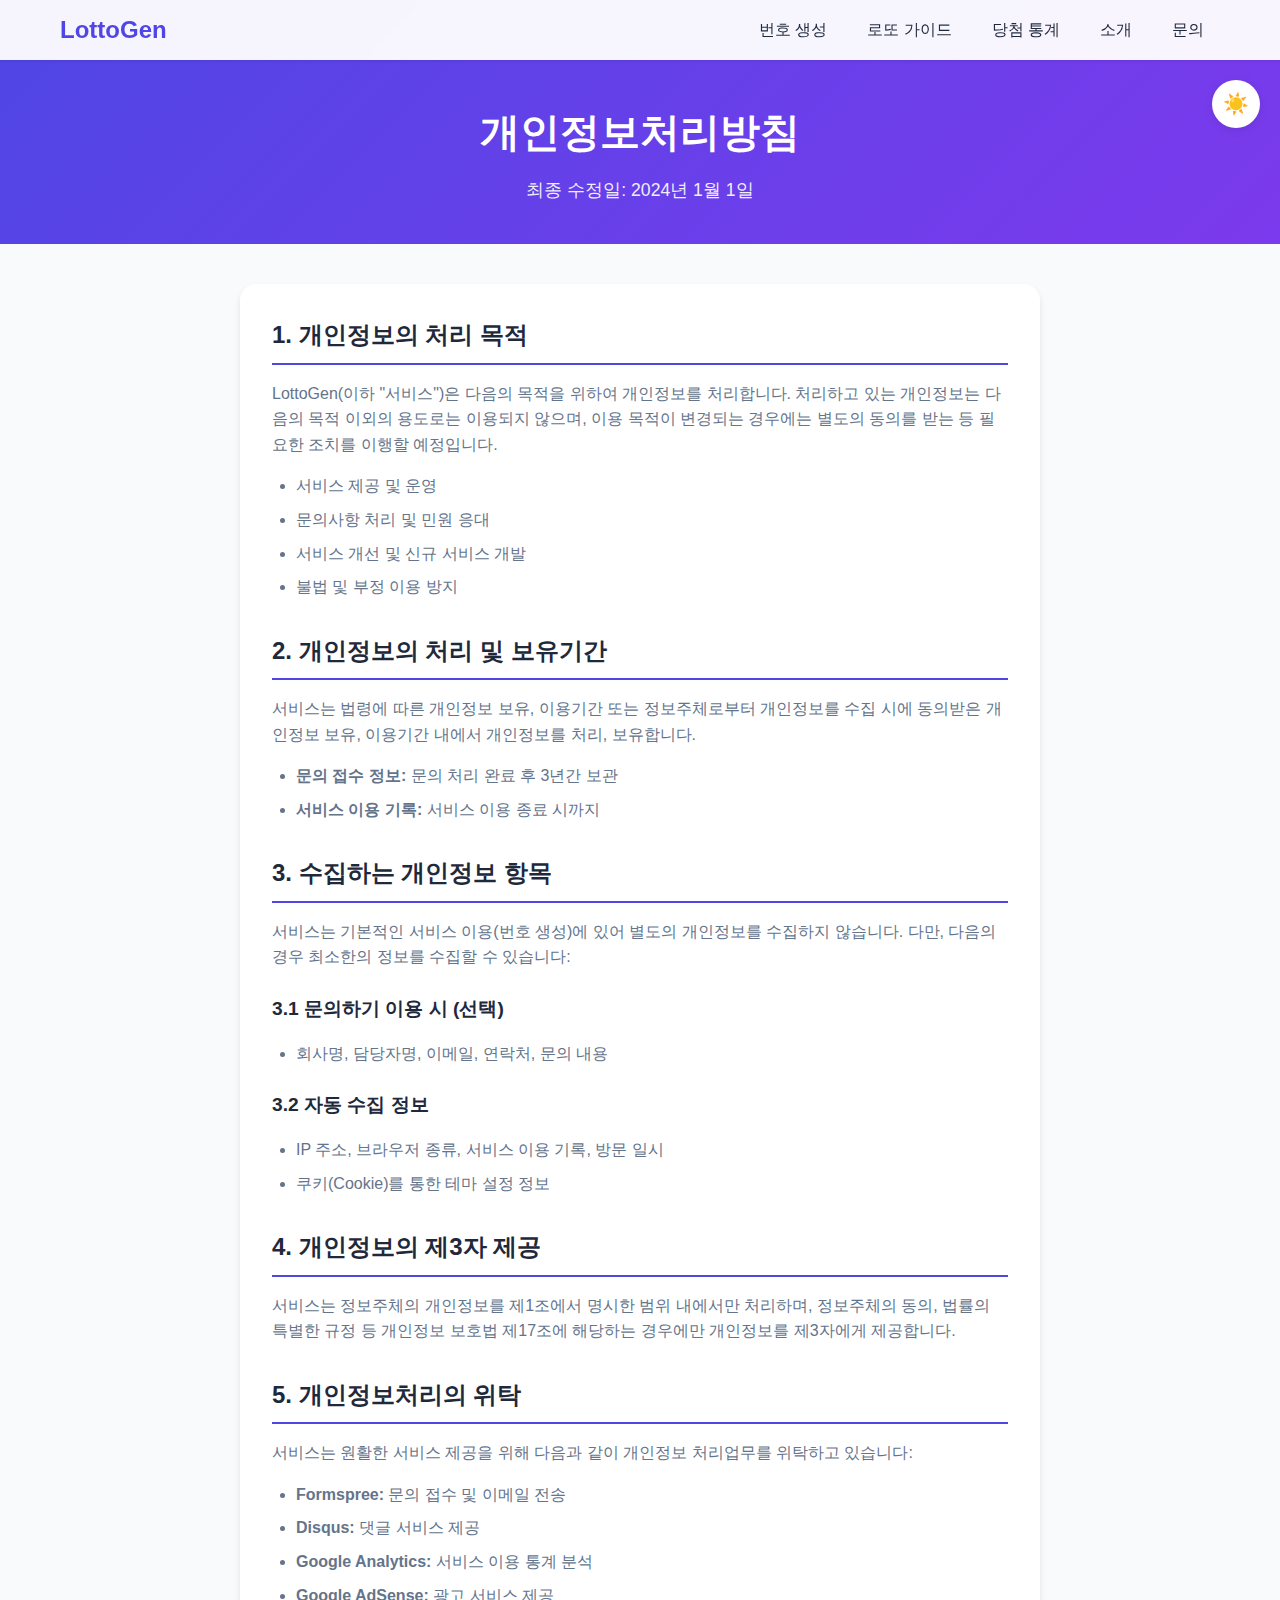
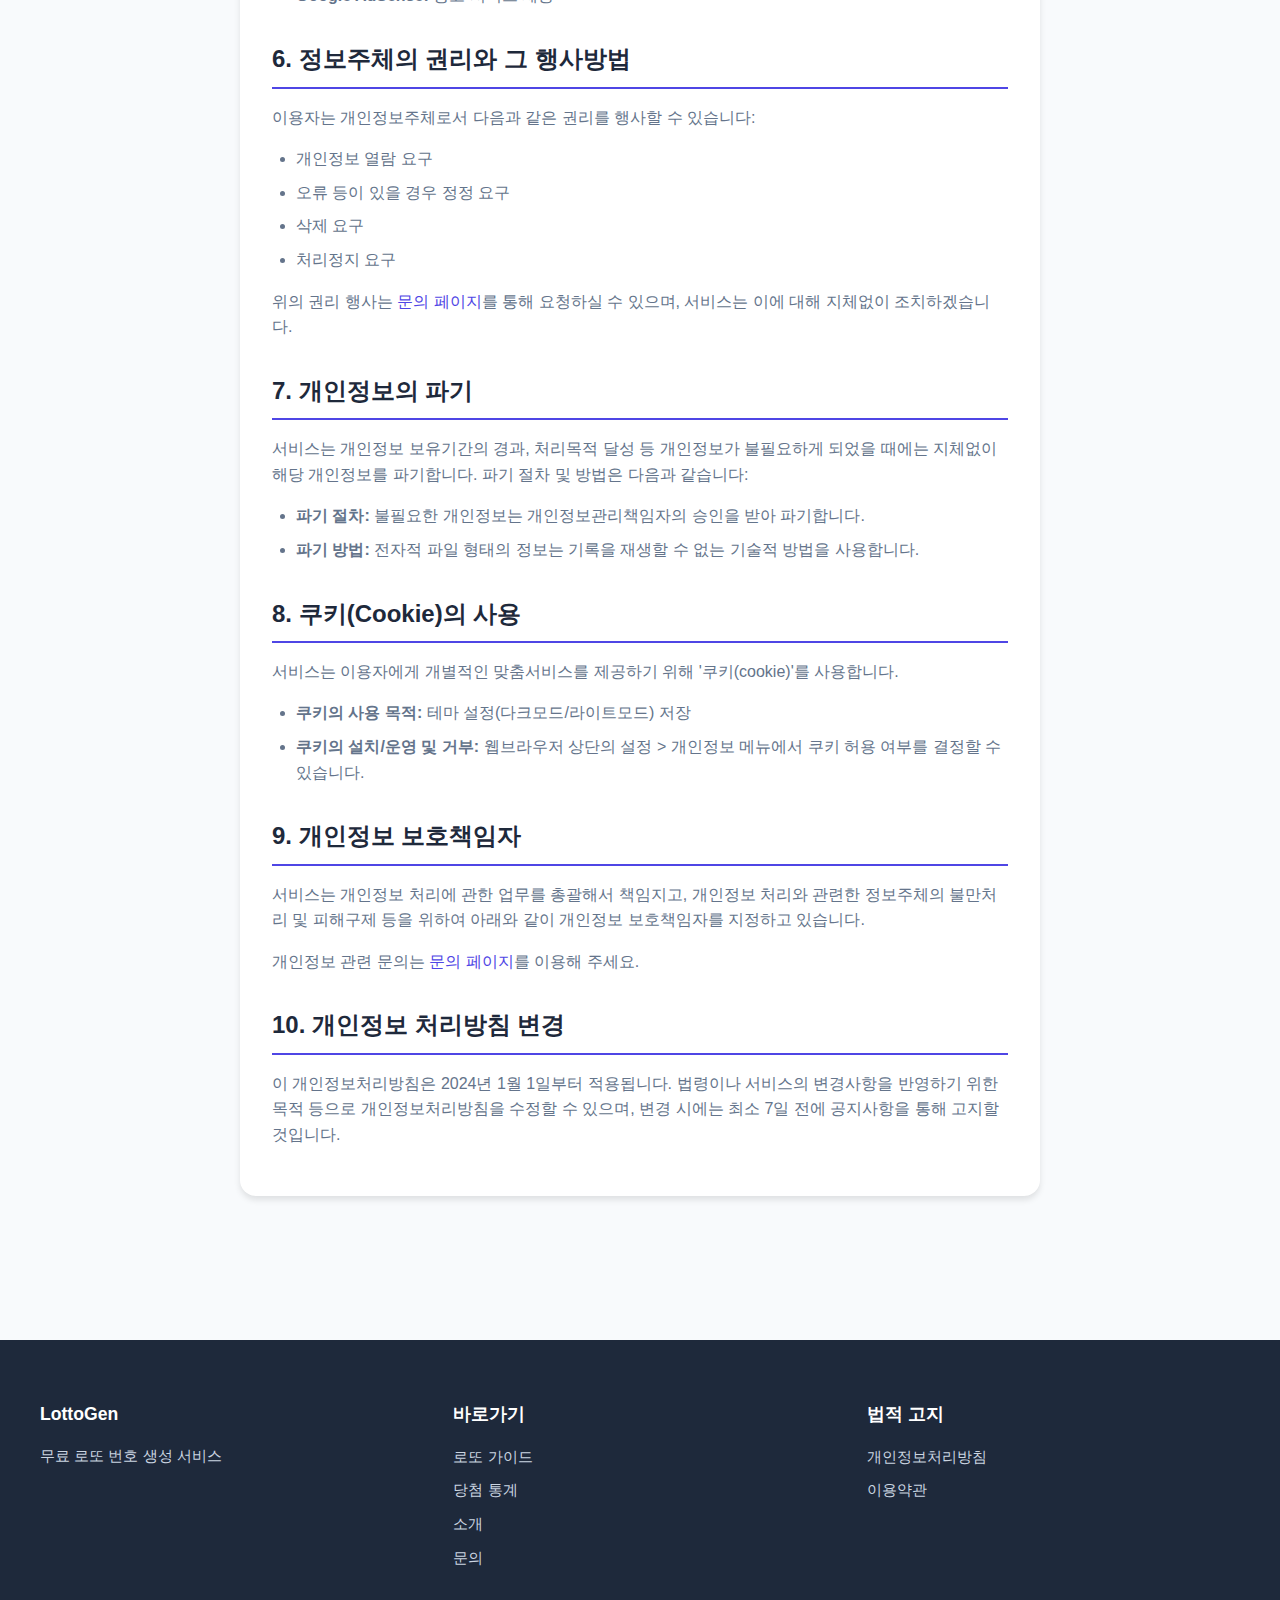
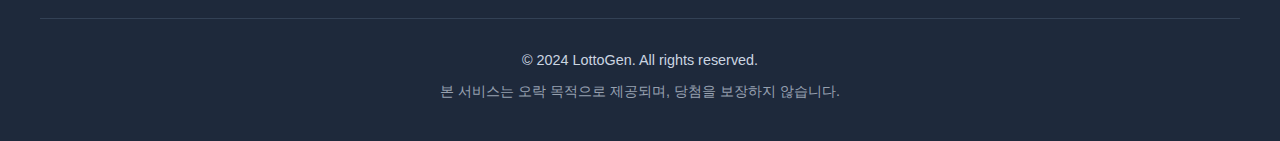
<file: privacy.html>
<!DOCTYPE html>
<html lang="ko">
<head>
    <meta charset="UTF-8">
    <meta name="viewport" content="width=device-width, initial-scale=1.0">
    <meta name="google-adsense-account" content="ca-pub-3525646618861277">
    <meta name="description" content="LottoGen 개인정보처리방침 - 개인정보의 수집, 이용, 보호에 관한 정책을 안내합니다.">
    <title>개인정보처리방침 | LottoGen</title>
    <link rel="stylesheet" href="style.css">
    <script async src="https://pagead2.googlesyndication.com/pagead/js/adsbygoogle.js?client=ca-pub-3525646618861277" crossorigin="anonymous"></script>
</head>
<body>
    <button id="theme-toggle" class="theme-toggle" aria-label="테마 변경">
        <span class="icon-sun">☀️</span>
        <span class="icon-moon">🌙</span>
    </button>

    <nav class="main-nav">
        <div class="nav-container">
            <a href="index.html" class="nav-logo">LottoGen</a>
            <ul class="nav-menu">
                <li><a href="index.html">번호 생성</a></li>
                <li><a href="guide.html">로또 가이드</a></li>
                <li><a href="statistics.html">당첨 통계</a></li>
                <li><a href="about.html">소개</a></li>
                <li><a href="contact.html">문의</a></li>
            </ul>
        </div>
    </nav>

    <header class="hero hero-small">
        <h1>개인정보처리방침</h1>
        <p class="hero-subtitle">최종 수정일: 2024년 1월 1일</p>
    </header>

    <main class="main-content">
        <article class="container content-article legal-content">
            <h2>1. 개인정보의 처리 목적</h2>
            <p>LottoGen(이하 "서비스")은 다음의 목적을 위하여 개인정보를 처리합니다. 처리하고 있는 개인정보는 다음의 목적 이외의 용도로는 이용되지 않으며, 이용 목적이 변경되는 경우에는 별도의 동의를 받는 등 필요한 조치를 이행할 예정입니다.</p>
            <ul>
                <li>서비스 제공 및 운영</li>
                <li>문의사항 처리 및 민원 응대</li>
                <li>서비스 개선 및 신규 서비스 개발</li>
                <li>불법 및 부정 이용 방지</li>
            </ul>

            <h2>2. 개인정보의 처리 및 보유기간</h2>
            <p>서비스는 법령에 따른 개인정보 보유, 이용기간 또는 정보주체로부터 개인정보를 수집 시에 동의받은 개인정보 보유, 이용기간 내에서 개인정보를 처리, 보유합니다.</p>
            <ul>
                <li><strong>문의 접수 정보:</strong> 문의 처리 완료 후 3년간 보관</li>
                <li><strong>서비스 이용 기록:</strong> 서비스 이용 종료 시까지</li>
            </ul>

            <h2>3. 수집하는 개인정보 항목</h2>
            <p>서비스는 기본적인 서비스 이용(번호 생성)에 있어 별도의 개인정보를 수집하지 않습니다. 다만, 다음의 경우 최소한의 정보를 수집할 수 있습니다:</p>

            <h3>3.1 문의하기 이용 시 (선택)</h3>
            <ul>
                <li>회사명, 담당자명, 이메일, 연락처, 문의 내용</li>
            </ul>

            <h3>3.2 자동 수집 정보</h3>
            <ul>
                <li>IP 주소, 브라우저 종류, 서비스 이용 기록, 방문 일시</li>
                <li>쿠키(Cookie)를 통한 테마 설정 정보</li>
            </ul>

            <h2>4. 개인정보의 제3자 제공</h2>
            <p>서비스는 정보주체의 개인정보를 제1조에서 명시한 범위 내에서만 처리하며, 정보주체의 동의, 법률의 특별한 규정 등 개인정보 보호법 제17조에 해당하는 경우에만 개인정보를 제3자에게 제공합니다.</p>

            <h2>5. 개인정보처리의 위탁</h2>
            <p>서비스는 원활한 서비스 제공을 위해 다음과 같이 개인정보 처리업무를 위탁하고 있습니다:</p>
            <ul>
                <li><strong>Formspree:</strong> 문의 접수 및 이메일 전송</li>
                <li><strong>Disqus:</strong> 댓글 서비스 제공</li>
                <li><strong>Google Analytics:</strong> 서비스 이용 통계 분석</li>
                <li><strong>Google AdSense:</strong> 광고 서비스 제공</li>
            </ul>

            <h2>6. 정보주체의 권리와 그 행사방법</h2>
            <p>이용자는 개인정보주체로서 다음과 같은 권리를 행사할 수 있습니다:</p>
            <ul>
                <li>개인정보 열람 요구</li>
                <li>오류 등이 있을 경우 정정 요구</li>
                <li>삭제 요구</li>
                <li>처리정지 요구</li>
            </ul>
            <p>위의 권리 행사는 <a href="contact.html">문의 페이지</a>를 통해 요청하실 수 있으며, 서비스는 이에 대해 지체없이 조치하겠습니다.</p>

            <h2>7. 개인정보의 파기</h2>
            <p>서비스는 개인정보 보유기간의 경과, 처리목적 달성 등 개인정보가 불필요하게 되었을 때에는 지체없이 해당 개인정보를 파기합니다. 파기 절차 및 방법은 다음과 같습니다:</p>
            <ul>
                <li><strong>파기 절차:</strong> 불필요한 개인정보는 개인정보관리책임자의 승인을 받아 파기합니다.</li>
                <li><strong>파기 방법:</strong> 전자적 파일 형태의 정보는 기록을 재생할 수 없는 기술적 방법을 사용합니다.</li>
            </ul>

            <h2>8. 쿠키(Cookie)의 사용</h2>
            <p>서비스는 이용자에게 개별적인 맞춤서비스를 제공하기 위해 '쿠키(cookie)'를 사용합니다.</p>
            <ul>
                <li><strong>쿠키의 사용 목적:</strong> 테마 설정(다크모드/라이트모드) 저장</li>
                <li><strong>쿠키의 설치/운영 및 거부:</strong> 웹브라우저 상단의 설정 > 개인정보 메뉴에서 쿠키 허용 여부를 결정할 수 있습니다.</li>
            </ul>

            <h2>9. 개인정보 보호책임자</h2>
            <p>서비스는 개인정보 처리에 관한 업무를 총괄해서 책임지고, 개인정보 처리와 관련한 정보주체의 불만처리 및 피해구제 등을 위하여 아래와 같이 개인정보 보호책임자를 지정하고 있습니다.</p>
            <p>개인정보 관련 문의는 <a href="contact.html">문의 페이지</a>를 이용해 주세요.</p>

            <h2>10. 개인정보 처리방침 변경</h2>
            <p>이 개인정보처리방침은 2024년 1월 1일부터 적용됩니다. 법령이나 서비스의 변경사항을 반영하기 위한 목적 등으로 개인정보처리방침을 수정할 수 있으며, 변경 시에는 최소 7일 전에 공지사항을 통해 고지할 것입니다.</p>
        </article>
    </main>

    <footer class="footer">
        <div class="footer-content">
            <div class="footer-section">
                <h3>LottoGen</h3>
                <p>무료 로또 번호 생성 서비스</p>
            </div>
            <div class="footer-section">
                <h3>바로가기</h3>
                <ul>
                    <li><a href="guide.html">로또 가이드</a></li>
                    <li><a href="statistics.html">당첨 통계</a></li>
                    <li><a href="about.html">소개</a></li>
                    <li><a href="contact.html">문의</a></li>
                </ul>
            </div>
            <div class="footer-section">
                <h3>법적 고지</h3>
                <ul>
                    <li><a href="privacy.html">개인정보처리방침</a></li>
                    <li><a href="terms.html">이용약관</a></li>
                </ul>
            </div>
        </div>
        <div class="footer-bottom">
            <p>&copy; 2024 LottoGen. All rights reserved.</p>
            <p class="disclaimer">본 서비스는 오락 목적으로 제공되며, 당첨을 보장하지 않습니다.</p>
        </div>
    </footer>

    <script src="main.js"></script>
</body>
</html>
</file>
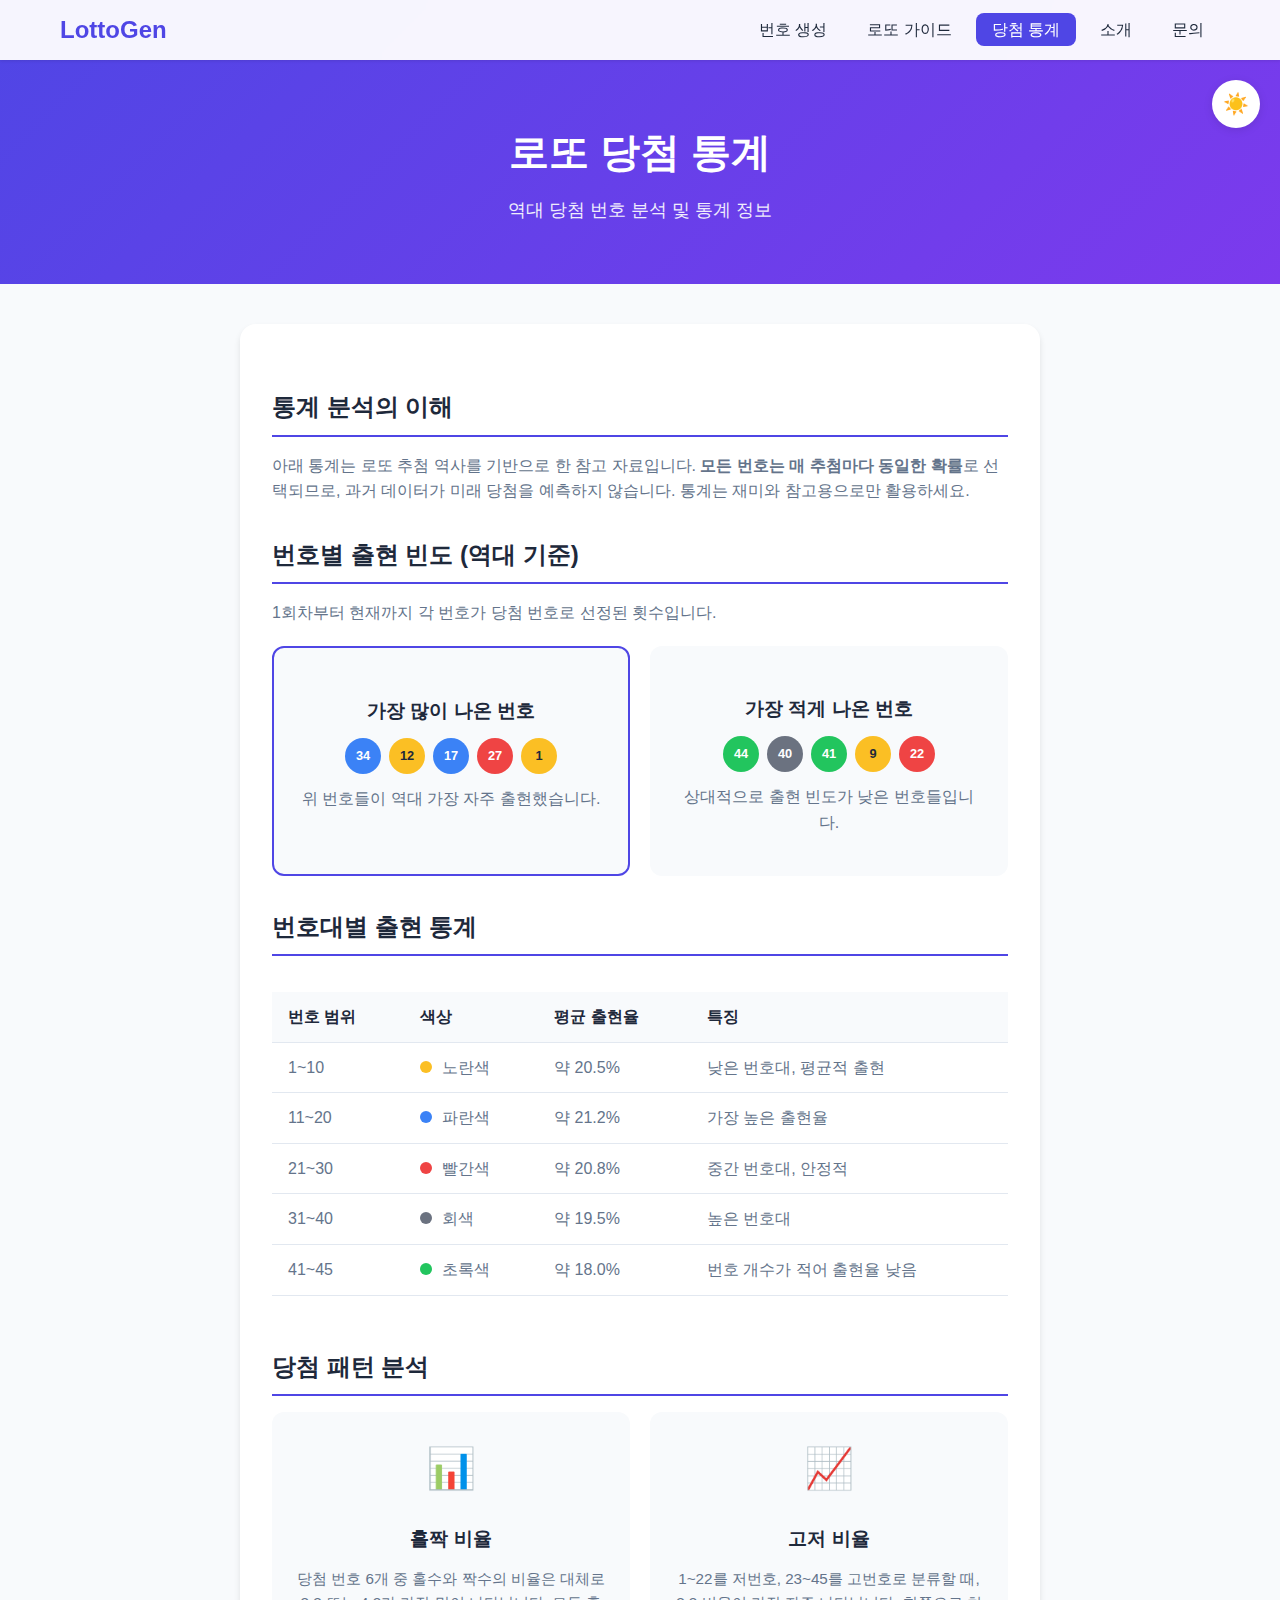
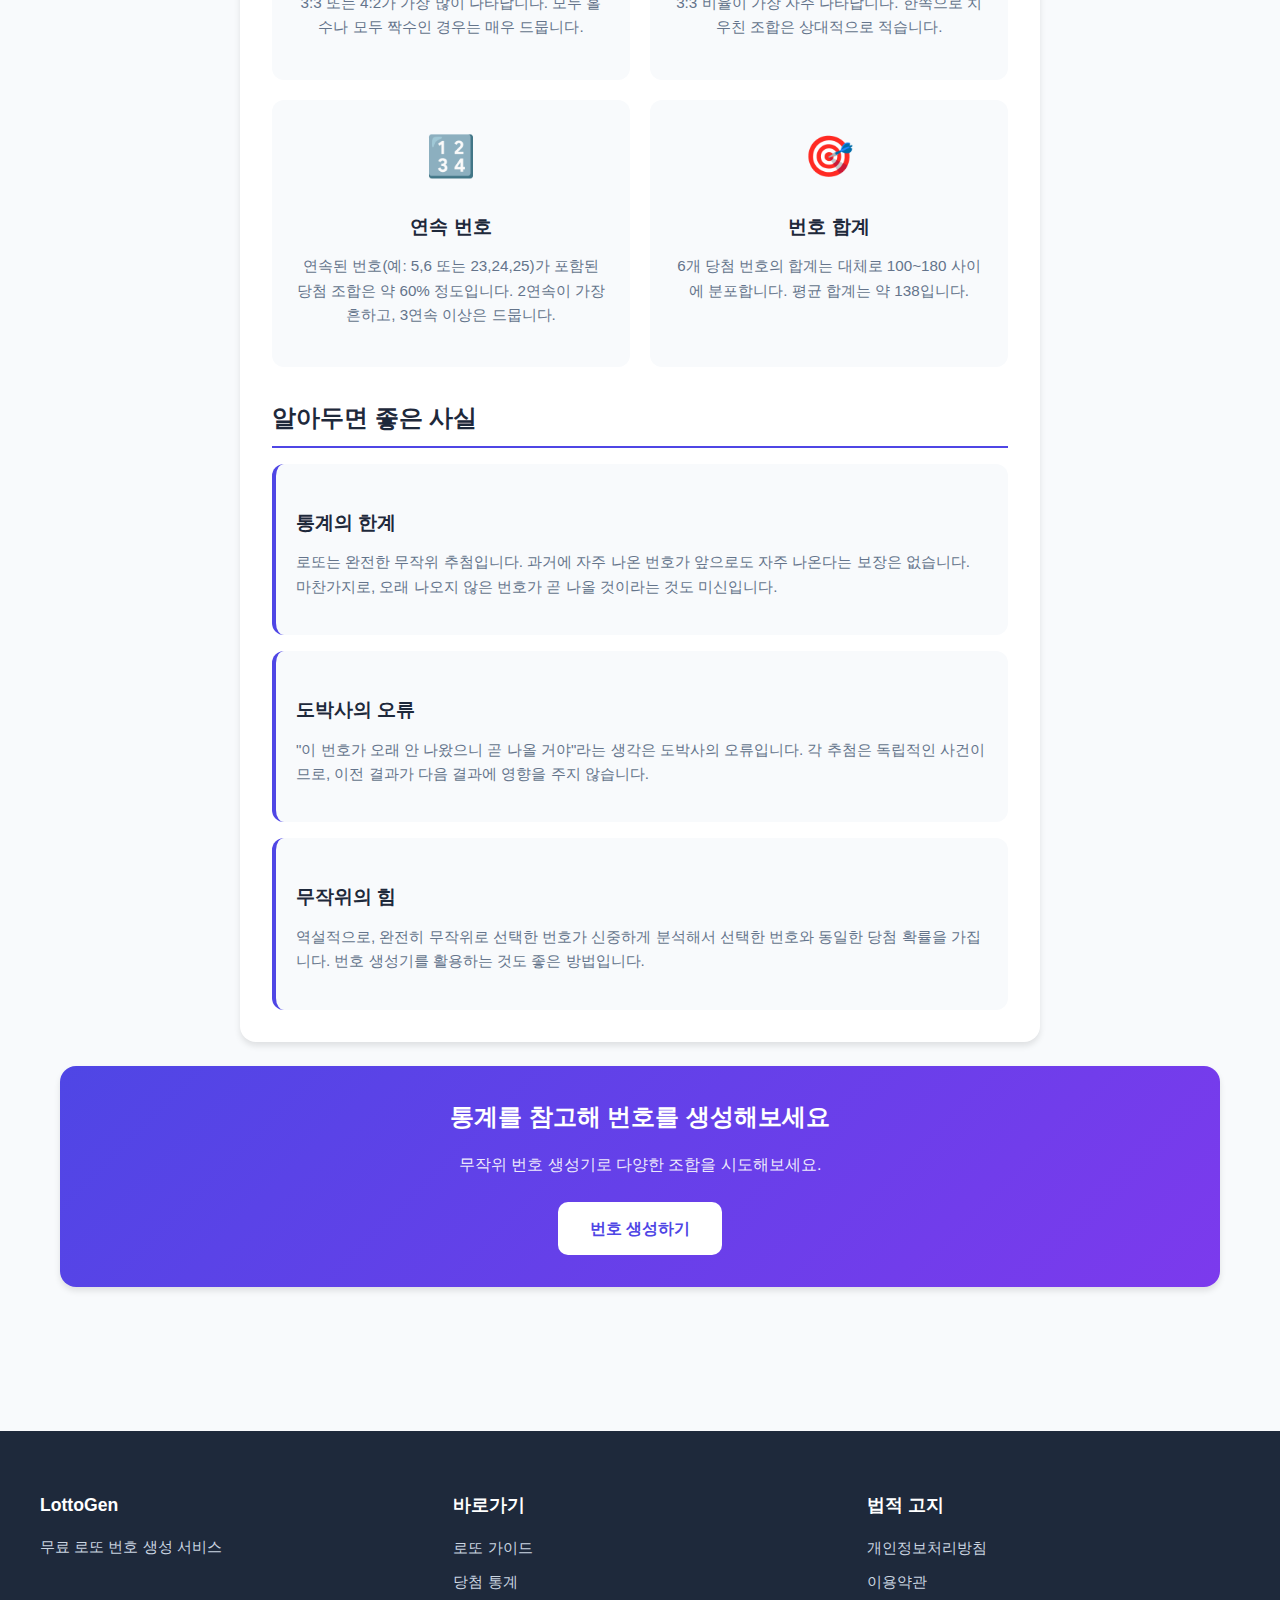
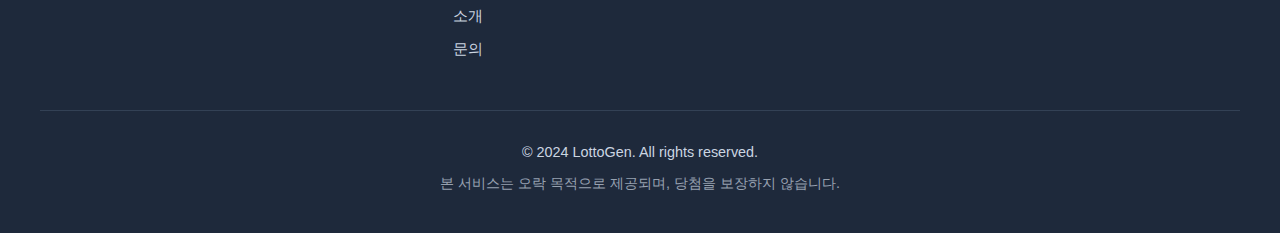
<file: statistics.html>
<!DOCTYPE html>
<html lang="ko">
<head>
    <meta charset="UTF-8">
    <meta name="viewport" content="width=device-width, initial-scale=1.0">
    <meta name="google-adsense-account" content="ca-pub-3525646618861277">
    <meta name="description" content="로또 당첨 통계 분석 - 가장 많이 나온 번호, 연속 당첨 패턴, 번호별 출현 빈도를 확인하세요.">
    <meta name="keywords" content="로또 통계, 로또 당첨 번호, 로또 분석, 자주 나오는 번호">
    <title>로또 당첨 통계 - 번호 분석 및 출현 빈도 | LottoGen</title>
    <link rel="stylesheet" href="style.css">
    <script async src="https://pagead2.googlesyndication.com/pagead/js/adsbygoogle.js?client=ca-pub-3525646618861277" crossorigin="anonymous"></script>
</head>
<body>
    <button id="theme-toggle" class="theme-toggle" aria-label="테마 변경">
        <span class="icon-sun">☀️</span>
        <span class="icon-moon">🌙</span>
    </button>

    <nav class="main-nav">
        <div class="nav-container">
            <a href="index.html" class="nav-logo">LottoGen</a>
            <ul class="nav-menu">
                <li><a href="index.html">번호 생성</a></li>
                <li><a href="guide.html">로또 가이드</a></li>
                <li><a href="statistics.html" class="active">당첨 통계</a></li>
                <li><a href="about.html">소개</a></li>
                <li><a href="contact.html">문의</a></li>
            </ul>
        </div>
    </nav>

    <header class="hero">
        <h1>로또 당첨 통계</h1>
        <p class="hero-subtitle">역대 당첨 번호 분석 및 통계 정보</p>
    </header>

    <main class="main-content">
        <article class="container content-article">
            <h2>통계 분석의 이해</h2>
            <p>아래 통계는 로또 추첨 역사를 기반으로 한 참고 자료입니다. <strong>모든 번호는 매 추첨마다 동일한 확률</strong>로 선택되므로, 과거 데이터가 미래 당첨을 예측하지 않습니다. 통계는 재미와 참고용으로만 활용하세요.</p>

            <h2>번호별 출현 빈도 (역대 기준)</h2>
            <p class="section-desc">1회차부터 현재까지 각 번호가 당첨 번호로 선정된 횟수입니다.</p>

            <div class="stats-grid">
                <div class="stat-card highlight">
                    <h3>가장 많이 나온 번호</h3>
                    <div class="stat-numbers">
                        <span class="stat-ball blue">34</span>
                        <span class="stat-ball yellow">12</span>
                        <span class="stat-ball blue">17</span>
                        <span class="stat-ball red">27</span>
                        <span class="stat-ball yellow">1</span>
                    </div>
                    <p>위 번호들이 역대 가장 자주 출현했습니다.</p>
                </div>
                <div class="stat-card">
                    <h3>가장 적게 나온 번호</h3>
                    <div class="stat-numbers">
                        <span class="stat-ball green">44</span>
                        <span class="stat-ball gray">40</span>
                        <span class="stat-ball green">41</span>
                        <span class="stat-ball yellow">9</span>
                        <span class="stat-ball red">22</span>
                    </div>
                    <p>상대적으로 출현 빈도가 낮은 번호들입니다.</p>
                </div>
            </div>

            <h2>번호대별 출현 통계</h2>
            <div class="table-container">
                <table class="info-table">
                    <thead>
                        <tr>
                            <th>번호 범위</th>
                            <th>색상</th>
                            <th>평균 출현율</th>
                            <th>특징</th>
                        </tr>
                    </thead>
                    <tbody>
                        <tr>
                            <td>1~10</td>
                            <td><span class="color-dot yellow"></span> 노란색</td>
                            <td>약 20.5%</td>
                            <td>낮은 번호대, 평균적 출현</td>
                        </tr>
                        <tr>
                            <td>11~20</td>
                            <td><span class="color-dot blue"></span> 파란색</td>
                            <td>약 21.2%</td>
                            <td>가장 높은 출현율</td>
                        </tr>
                        <tr>
                            <td>21~30</td>
                            <td><span class="color-dot red"></span> 빨간색</td>
                            <td>약 20.8%</td>
                            <td>중간 번호대, 안정적</td>
                        </tr>
                        <tr>
                            <td>31~40</td>
                            <td><span class="color-dot gray"></span> 회색</td>
                            <td>약 19.5%</td>
                            <td>높은 번호대</td>
                        </tr>
                        <tr>
                            <td>41~45</td>
                            <td><span class="color-dot green"></span> 초록색</td>
                            <td>약 18.0%</td>
                            <td>번호 개수가 적어 출현율 낮음</td>
                        </tr>
                    </tbody>
                </table>
            </div>

            <h2>당첨 패턴 분석</h2>
            <div class="info-grid">
                <div class="info-card">
                    <div class="info-icon">📊</div>
                    <h3>홀짝 비율</h3>
                    <p>당첨 번호 6개 중 홀수와 짝수의 비율은 대체로 3:3 또는 4:2가 가장 많이 나타납니다. 모두 홀수나 모두 짝수인 경우는 매우 드뭅니다.</p>
                </div>
                <div class="info-card">
                    <div class="info-icon">📈</div>
                    <h3>고저 비율</h3>
                    <p>1~22를 저번호, 23~45를 고번호로 분류할 때, 3:3 비율이 가장 자주 나타납니다. 한쪽으로 치우친 조합은 상대적으로 적습니다.</p>
                </div>
                <div class="info-card">
                    <div class="info-icon">🔢</div>
                    <h3>연속 번호</h3>
                    <p>연속된 번호(예: 5,6 또는 23,24,25)가 포함된 당첨 조합은 약 60% 정도입니다. 2연속이 가장 흔하고, 3연속 이상은 드뭅니다.</p>
                </div>
                <div class="info-card">
                    <div class="info-icon">🎯</div>
                    <h3>번호 합계</h3>
                    <p>6개 당첨 번호의 합계는 대체로 100~180 사이에 분포합니다. 평균 합계는 약 138입니다.</p>
                </div>
            </div>

            <h2>알아두면 좋은 사실</h2>
            <div class="tips-list">
                <div class="tip-item">
                    <h3>통계의 한계</h3>
                    <p>로또는 완전한 무작위 추첨입니다. 과거에 자주 나온 번호가 앞으로도 자주 나온다는 보장은 없습니다. 마찬가지로, 오래 나오지 않은 번호가 곧 나올 것이라는 것도 미신입니다.</p>
                </div>
                <div class="tip-item">
                    <h3>도박사의 오류</h3>
                    <p>"이 번호가 오래 안 나왔으니 곧 나올 거야"라는 생각은 도박사의 오류입니다. 각 추첨은 독립적인 사건이므로, 이전 결과가 다음 결과에 영향을 주지 않습니다.</p>
                </div>
                <div class="tip-item">
                    <h3>무작위의 힘</h3>
                    <p>역설적으로, 완전히 무작위로 선택한 번호가 신중하게 분석해서 선택한 번호와 동일한 당첨 확률을 가집니다. 번호 생성기를 활용하는 것도 좋은 방법입니다.</p>
                </div>
            </div>
        </article>

        <section class="container cta-section">
            <h2>통계를 참고해 번호를 생성해보세요</h2>
            <p>무작위 번호 생성기로 다양한 조합을 시도해보세요.</p>
            <a href="index.html" class="cta-button">번호 생성하기</a>
        </section>
    </main>

    <footer class="footer">
        <div class="footer-content">
            <div class="footer-section">
                <h3>LottoGen</h3>
                <p>무료 로또 번호 생성 서비스</p>
            </div>
            <div class="footer-section">
                <h3>바로가기</h3>
                <ul>
                    <li><a href="guide.html">로또 가이드</a></li>
                    <li><a href="statistics.html">당첨 통계</a></li>
                    <li><a href="about.html">소개</a></li>
                    <li><a href="contact.html">문의</a></li>
                </ul>
            </div>
            <div class="footer-section">
                <h3>법적 고지</h3>
                <ul>
                    <li><a href="privacy.html">개인정보처리방침</a></li>
                    <li><a href="terms.html">이용약관</a></li>
                </ul>
            </div>
        </div>
        <div class="footer-bottom">
            <p>&copy; 2024 LottoGen. All rights reserved.</p>
            <p class="disclaimer">본 서비스는 오락 목적으로 제공되며, 당첨을 보장하지 않습니다.</p>
        </div>
    </footer>

    <script src="main.js"></script>
</body>
</html>
</file>
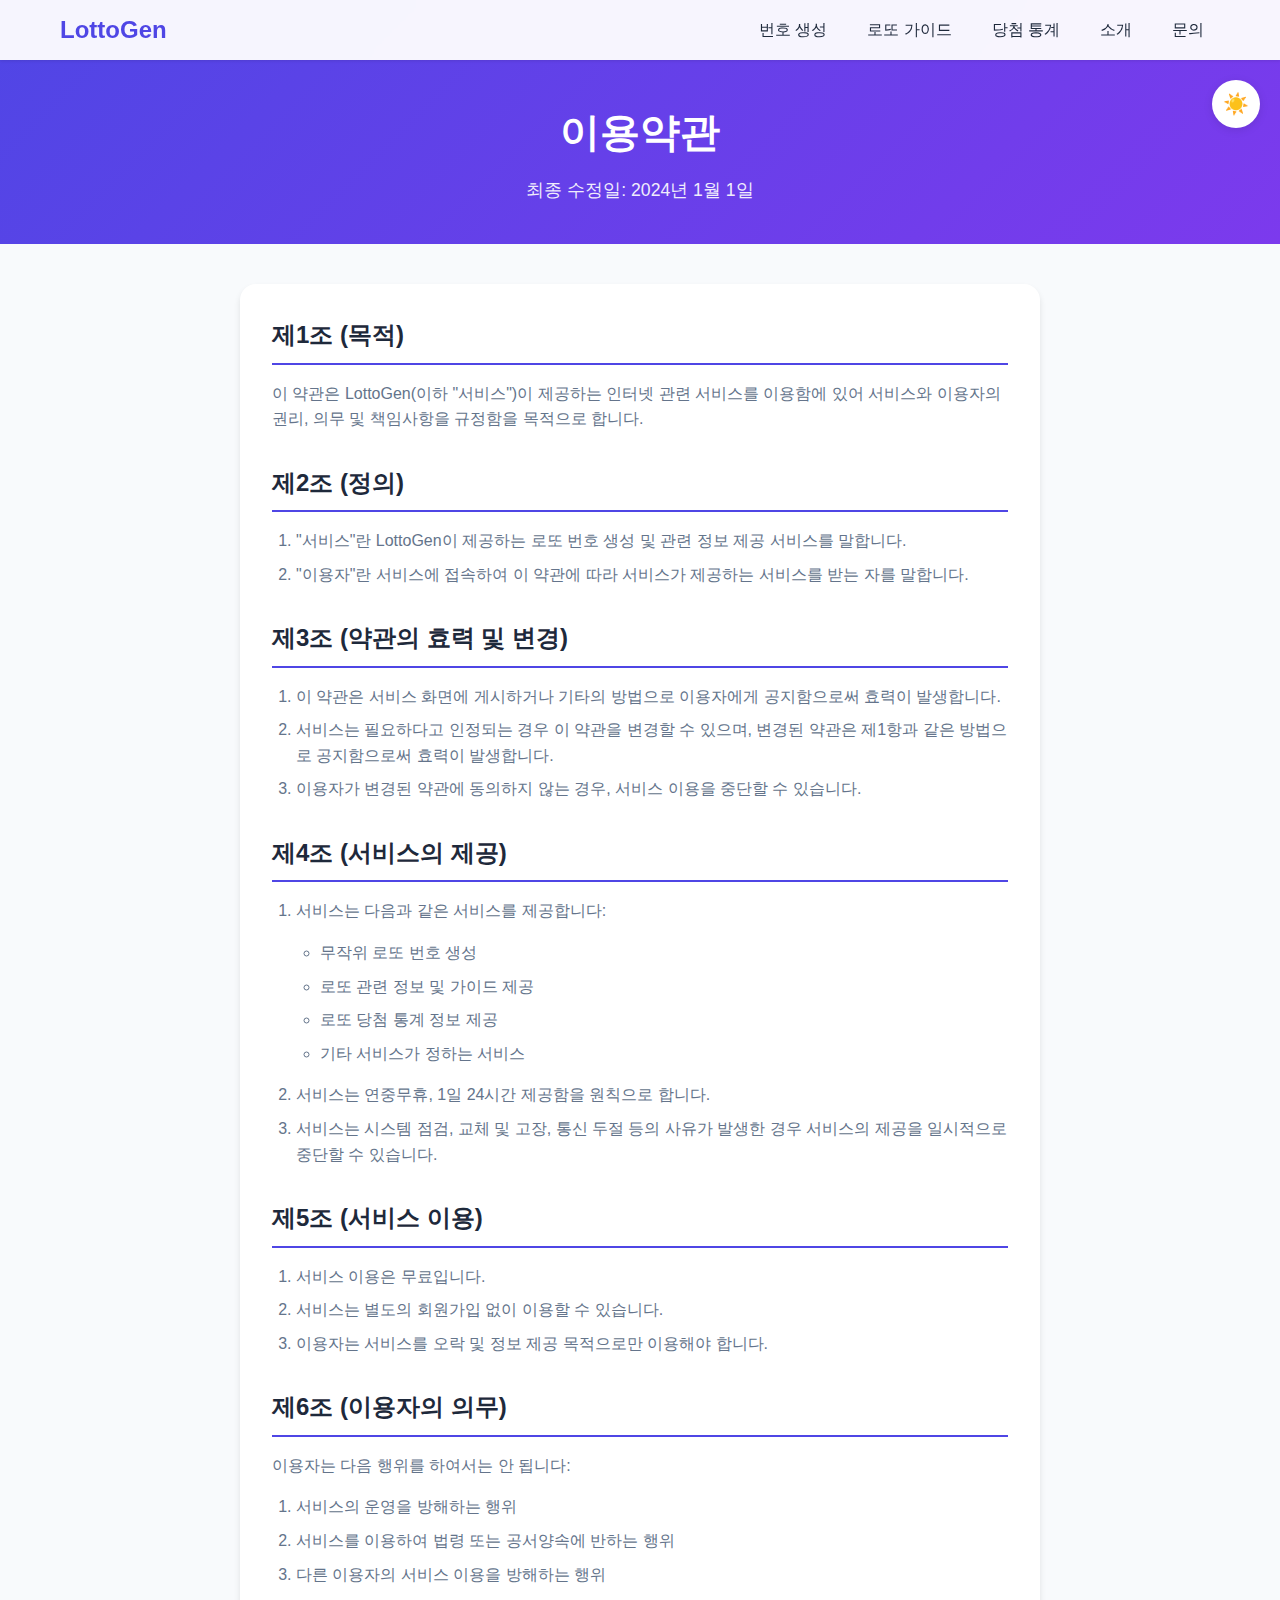
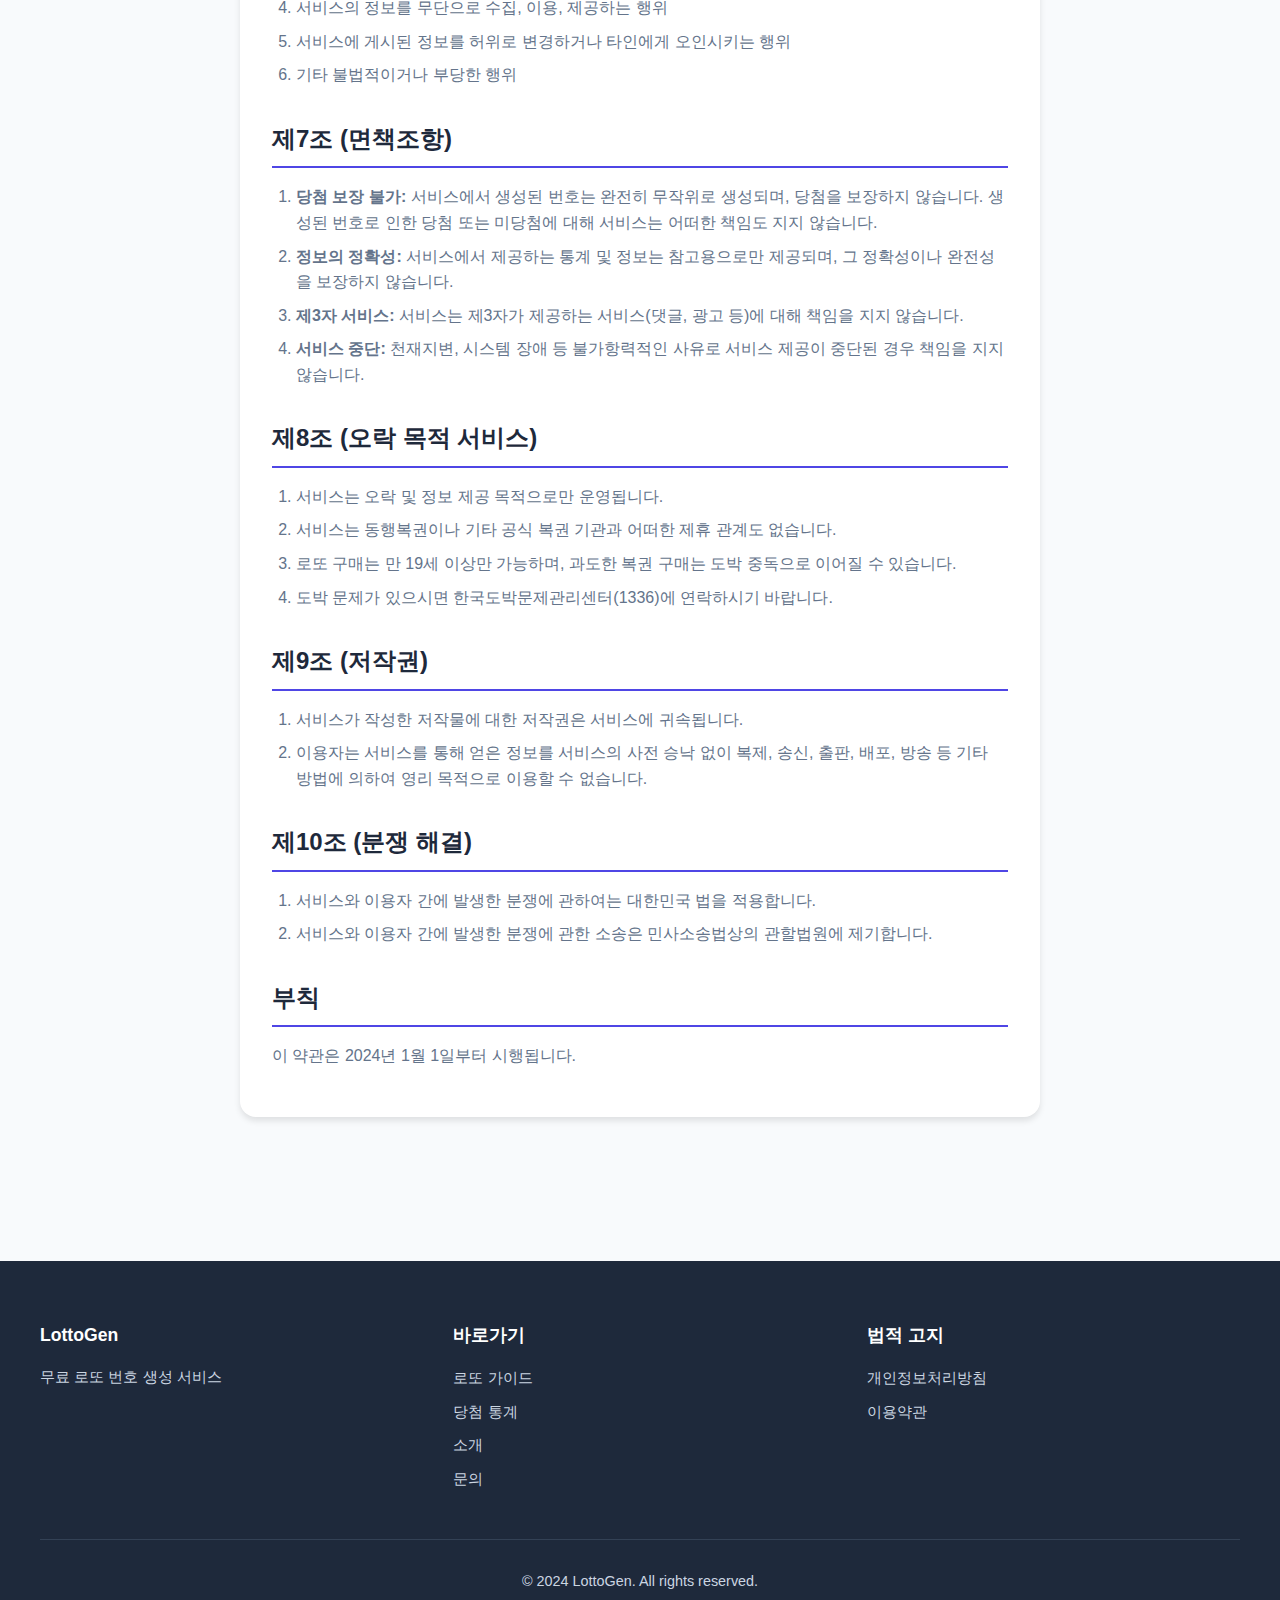
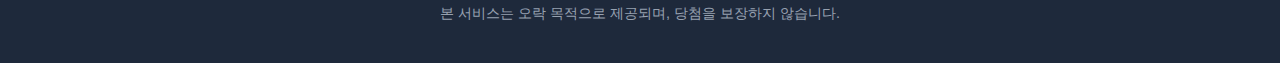
<file: terms.html>
<!DOCTYPE html>
<html lang="ko">
<head>
    <meta charset="UTF-8">
    <meta name="viewport" content="width=device-width, initial-scale=1.0">
    <meta name="google-adsense-account" content="ca-pub-3525646618861277">
    <meta name="description" content="LottoGen 이용약관 - 서비스 이용에 관한 약관을 안내합니다.">
    <title>이용약관 | LottoGen</title>
    <link rel="stylesheet" href="style.css">
    <script async src="https://pagead2.googlesyndication.com/pagead/js/adsbygoogle.js?client=ca-pub-3525646618861277" crossorigin="anonymous"></script>
</head>
<body>
    <button id="theme-toggle" class="theme-toggle" aria-label="테마 변경">
        <span class="icon-sun">☀️</span>
        <span class="icon-moon">🌙</span>
    </button>

    <nav class="main-nav">
        <div class="nav-container">
            <a href="index.html" class="nav-logo">LottoGen</a>
            <ul class="nav-menu">
                <li><a href="index.html">번호 생성</a></li>
                <li><a href="guide.html">로또 가이드</a></li>
                <li><a href="statistics.html">당첨 통계</a></li>
                <li><a href="about.html">소개</a></li>
                <li><a href="contact.html">문의</a></li>
            </ul>
        </div>
    </nav>

    <header class="hero hero-small">
        <h1>이용약관</h1>
        <p class="hero-subtitle">최종 수정일: 2024년 1월 1일</p>
    </header>

    <main class="main-content">
        <article class="container content-article legal-content">
            <h2>제1조 (목적)</h2>
            <p>이 약관은 LottoGen(이하 "서비스")이 제공하는 인터넷 관련 서비스를 이용함에 있어 서비스와 이용자의 권리, 의무 및 책임사항을 규정함을 목적으로 합니다.</p>

            <h2>제2조 (정의)</h2>
            <ol>
                <li>"서비스"란 LottoGen이 제공하는 로또 번호 생성 및 관련 정보 제공 서비스를 말합니다.</li>
                <li>"이용자"란 서비스에 접속하여 이 약관에 따라 서비스가 제공하는 서비스를 받는 자를 말합니다.</li>
            </ol>

            <h2>제3조 (약관의 효력 및 변경)</h2>
            <ol>
                <li>이 약관은 서비스 화면에 게시하거나 기타의 방법으로 이용자에게 공지함으로써 효력이 발생합니다.</li>
                <li>서비스는 필요하다고 인정되는 경우 이 약관을 변경할 수 있으며, 변경된 약관은 제1항과 같은 방법으로 공지함으로써 효력이 발생합니다.</li>
                <li>이용자가 변경된 약관에 동의하지 않는 경우, 서비스 이용을 중단할 수 있습니다.</li>
            </ol>

            <h2>제4조 (서비스의 제공)</h2>
            <ol>
                <li>서비스는 다음과 같은 서비스를 제공합니다:
                    <ul>
                        <li>무작위 로또 번호 생성</li>
                        <li>로또 관련 정보 및 가이드 제공</li>
                        <li>로또 당첨 통계 정보 제공</li>
                        <li>기타 서비스가 정하는 서비스</li>
                    </ul>
                </li>
                <li>서비스는 연중무휴, 1일 24시간 제공함을 원칙으로 합니다.</li>
                <li>서비스는 시스템 점검, 교체 및 고장, 통신 두절 등의 사유가 발생한 경우 서비스의 제공을 일시적으로 중단할 수 있습니다.</li>
            </ol>

            <h2>제5조 (서비스 이용)</h2>
            <ol>
                <li>서비스 이용은 무료입니다.</li>
                <li>서비스는 별도의 회원가입 없이 이용할 수 있습니다.</li>
                <li>이용자는 서비스를 오락 및 정보 제공 목적으로만 이용해야 합니다.</li>
            </ol>

            <h2>제6조 (이용자의 의무)</h2>
            <p>이용자는 다음 행위를 하여서는 안 됩니다:</p>
            <ol>
                <li>서비스의 운영을 방해하는 행위</li>
                <li>서비스를 이용하여 법령 또는 공서양속에 반하는 행위</li>
                <li>다른 이용자의 서비스 이용을 방해하는 행위</li>
                <li>서비스의 정보를 무단으로 수집, 이용, 제공하는 행위</li>
                <li>서비스에 게시된 정보를 허위로 변경하거나 타인에게 오인시키는 행위</li>
                <li>기타 불법적이거나 부당한 행위</li>
            </ol>

            <h2>제7조 (면책조항)</h2>
            <ol>
                <li><strong>당첨 보장 불가:</strong> 서비스에서 생성된 번호는 완전히 무작위로 생성되며, 당첨을 보장하지 않습니다. 생성된 번호로 인한 당첨 또는 미당첨에 대해 서비스는 어떠한 책임도 지지 않습니다.</li>
                <li><strong>정보의 정확성:</strong> 서비스에서 제공하는 통계 및 정보는 참고용으로만 제공되며, 그 정확성이나 완전성을 보장하지 않습니다.</li>
                <li><strong>제3자 서비스:</strong> 서비스는 제3자가 제공하는 서비스(댓글, 광고 등)에 대해 책임을 지지 않습니다.</li>
                <li><strong>서비스 중단:</strong> 천재지변, 시스템 장애 등 불가항력적인 사유로 서비스 제공이 중단된 경우 책임을 지지 않습니다.</li>
            </ol>

            <h2>제8조 (오락 목적 서비스)</h2>
            <ol>
                <li>서비스는 오락 및 정보 제공 목적으로만 운영됩니다.</li>
                <li>서비스는 동행복권이나 기타 공식 복권 기관과 어떠한 제휴 관계도 없습니다.</li>
                <li>로또 구매는 만 19세 이상만 가능하며, 과도한 복권 구매는 도박 중독으로 이어질 수 있습니다.</li>
                <li>도박 문제가 있으시면 한국도박문제관리센터(1336)에 연락하시기 바랍니다.</li>
            </ol>

            <h2>제9조 (저작권)</h2>
            <ol>
                <li>서비스가 작성한 저작물에 대한 저작권은 서비스에 귀속됩니다.</li>
                <li>이용자는 서비스를 통해 얻은 정보를 서비스의 사전 승낙 없이 복제, 송신, 출판, 배포, 방송 등 기타 방법에 의하여 영리 목적으로 이용할 수 없습니다.</li>
            </ol>

            <h2>제10조 (분쟁 해결)</h2>
            <ol>
                <li>서비스와 이용자 간에 발생한 분쟁에 관하여는 대한민국 법을 적용합니다.</li>
                <li>서비스와 이용자 간에 발생한 분쟁에 관한 소송은 민사소송법상의 관할법원에 제기합니다.</li>
            </ol>

            <h2>부칙</h2>
            <p>이 약관은 2024년 1월 1일부터 시행됩니다.</p>
        </article>
    </main>

    <footer class="footer">
        <div class="footer-content">
            <div class="footer-section">
                <h3>LottoGen</h3>
                <p>무료 로또 번호 생성 서비스</p>
            </div>
            <div class="footer-section">
                <h3>바로가기</h3>
                <ul>
                    <li><a href="guide.html">로또 가이드</a></li>
                    <li><a href="statistics.html">당첨 통계</a></li>
                    <li><a href="about.html">소개</a></li>
                    <li><a href="contact.html">문의</a></li>
                </ul>
            </div>
            <div class="footer-section">
                <h3>법적 고지</h3>
                <ul>
                    <li><a href="privacy.html">개인정보처리방침</a></li>
                    <li><a href="terms.html">이용약관</a></li>
                </ul>
            </div>
        </div>
        <div class="footer-bottom">
            <p>&copy; 2024 LottoGen. All rights reserved.</p>
            <p class="disclaimer">본 서비스는 오락 목적으로 제공되며, 당첨을 보장하지 않습니다.</p>
        </div>
    </footer>

    <script src="main.js"></script>
</body>
</html>
</file>
<file: style.css>
/* ================================
   CSS Variables & Theme
   ================================ */
:root {
    --primary-color: #4f46e5;
    --primary-hover: #4338ca;
    --bg-color: #f8fafc;
    --container-bg: #ffffff;
    --text-color: #1e293b;
    --text-secondary: #64748b;
    --border-color: #e2e8f0;
    --shadow-color: rgba(0, 0, 0, 0.1);
    --number-bg: #f1f5f9;
    --nav-bg: rgba(255, 255, 255, 0.95);
    --footer-bg: #1e293b;
    --footer-text: #cbd5e1;
}

[data-theme="dark"] {
    --primary-color: #818cf8;
    --primary-hover: #a5b4fc;
    --bg-color: #0f172a;
    --container-bg: #1e293b;
    --text-color: #f1f5f9;
    --text-secondary: #94a3b8;
    --border-color: #334155;
    --shadow-color: rgba(0, 0, 0, 0.3);
    --number-bg: #334155;
    --nav-bg: rgba(30, 41, 59, 0.95);
    --footer-bg: #020617;
    --footer-text: #94a3b8;
}

/* ================================
   Base Styles
   ================================ */
* {
    margin: 0;
    padding: 0;
    box-sizing: border-box;
}

html {
    scroll-behavior: smooth;
}

body {
    font-family: 'Pretendard', -apple-system, BlinkMacSystemFont, 'Segoe UI', Roboto, sans-serif;
    background-color: var(--bg-color);
    color: var(--text-color);
    line-height: 1.6;
    transition: background-color 0.3s ease, color 0.3s ease;
}

a {
    color: var(--primary-color);
    text-decoration: none;
    transition: color 0.3s ease;
}

a:hover {
    color: var(--primary-hover);
}

img {
    max-width: 100%;
    height: auto;
}

/* ================================
   Theme Toggle
   ================================ */
.theme-toggle {
    position: fixed;
    top: 80px;
    right: 20px;
    width: 48px;
    height: 48px;
    border-radius: 50%;
    border: none;
    background-color: var(--container-bg);
    box-shadow: 0 2px 10px var(--shadow-color);
    cursor: pointer;
    display: flex;
    justify-content: center;
    align-items: center;
    font-size: 1.3rem;
    transition: all 0.3s ease;
    z-index: 1000;
}

.theme-toggle:hover {
    transform: scale(1.1);
}

.theme-toggle .icon-moon {
    display: none;
}

[data-theme="dark"] .theme-toggle .icon-sun {
    display: none;
}

[data-theme="dark"] .theme-toggle .icon-moon {
    display: inline;
}

/* ================================
   Navigation
   ================================ */
.main-nav {
    position: fixed;
    top: 0;
    left: 0;
    right: 0;
    background-color: var(--nav-bg);
    backdrop-filter: blur(10px);
    box-shadow: 0 1px 3px var(--shadow-color);
    z-index: 999;
}

.nav-container {
    max-width: 1200px;
    margin: 0 auto;
    padding: 0 20px;
    display: flex;
    justify-content: space-between;
    align-items: center;
    height: 60px;
}

.nav-logo {
    font-size: 1.5rem;
    font-weight: 700;
    color: var(--primary-color);
}

.nav-menu {
    display: flex;
    list-style: none;
    gap: 8px;
}

.nav-menu a {
    padding: 8px 16px;
    border-radius: 8px;
    color: var(--text-color);
    font-weight: 500;
    transition: all 0.3s ease;
}

.nav-menu a:hover,
.nav-menu a.active {
    background-color: var(--primary-color);
    color: white;
}

/* ================================
   Hero Section
   ================================ */
.hero {
    background: linear-gradient(135deg, var(--primary-color), #7c3aed);
    color: white;
    text-align: center;
    padding: 120px 20px 60px;
    margin-bottom: 40px;
}

.hero h1 {
    font-size: 2.5rem;
    font-weight: 700;
    margin-bottom: 12px;
}

.hero-subtitle {
    font-size: 1.1rem;
    opacity: 0.9;
}

.hero-small {
    padding: 100px 20px 40px;
}

/* ================================
   Main Content
   ================================ */
.main-content {
    max-width: 1200px;
    margin: 0 auto;
    padding: 0 20px 60px;
}

/* ================================
   Container / Card
   ================================ */
.container {
    background-color: var(--container-bg);
    border-radius: 16px;
    padding: 32px;
    margin-bottom: 24px;
    box-shadow: 0 4px 6px var(--shadow-color);
    transition: all 0.3s ease;
}

.container h2 {
    font-size: 1.5rem;
    margin-bottom: 16px;
    color: var(--text-color);
}

.section-desc {
    color: var(--text-secondary);
    margin-bottom: 24px;
}

/* ================================
   Lotto Generator
   ================================ */
.generator-section {
    text-align: center;
}

.lotto-numbers {
    display: flex;
    justify-content: center;
    flex-wrap: wrap;
    gap: 12px;
    margin: 32px 0;
}

.number {
    display: flex;
    justify-content: center;
    align-items: center;
    width: 60px;
    height: 60px;
    border-radius: 50%;
    background-color: var(--number-bg);
    font-size: 1.5rem;
    font-weight: 700;
    color: var(--text-color);
    transition: all 0.3s ease;
}

.number.yellow { background-color: #fbbf24; color: #1e293b; }
.number.blue { background-color: #3b82f6; color: white; }
.number.red { background-color: #ef4444; color: white; }
.number.gray { background-color: #6b7280; color: white; }
.number.green { background-color: #22c55e; color: white; }

#generate-btn {
    padding: 16px 48px;
    font-size: 1.1rem;
    font-weight: 600;
    color: white;
    background-color: var(--primary-color);
    border: none;
    border-radius: 12px;
    cursor: pointer;
    transition: all 0.3s ease;
}

#generate-btn:hover {
    background-color: var(--primary-hover);
    transform: translateY(-2px);
}

.generator-tip {
    margin-top: 20px;
    color: var(--text-secondary);
    font-size: 0.9rem;
}

/* ================================
   Info Grid / Cards
   ================================ */
.info-grid {
    display: grid;
    grid-template-columns: repeat(auto-fit, minmax(250px, 1fr));
    gap: 20px;
}

.info-card {
    background-color: var(--bg-color);
    border-radius: 12px;
    padding: 24px;
    text-align: center;
    transition: transform 0.3s ease;
}

.info-card:hover {
    transform: translateY(-4px);
}

.info-icon {
    font-size: 2.5rem;
    margin-bottom: 12px;
}

.info-card h3 {
    font-size: 1.1rem;
    margin-bottom: 8px;
    color: var(--text-color);
}

.info-card p {
    color: var(--text-secondary);
    font-size: 0.95rem;
}

/* ================================
   Color Guide
   ================================ */
.color-guide {
    display: flex;
    flex-wrap: wrap;
    justify-content: center;
    gap: 20px;
}

.color-item {
    display: flex;
    align-items: center;
    gap: 10px;
}

.color-ball {
    width: 40px;
    height: 40px;
    border-radius: 50%;
    display: flex;
    align-items: center;
    justify-content: center;
    font-size: 0.75rem;
    font-weight: 600;
    color: white;
}

.color-ball.yellow { background-color: #fbbf24; color: #1e293b; }
.color-ball.blue { background-color: #3b82f6; }
.color-ball.red { background-color: #ef4444; }
.color-ball.gray { background-color: #6b7280; }
.color-ball.green { background-color: #22c55e; }

/* ================================
   Tips List
   ================================ */
.tips-list {
    display: flex;
    flex-direction: column;
    gap: 16px;
}

.tip-item {
    background-color: var(--bg-color);
    border-radius: 12px;
    padding: 20px;
    border-left: 4px solid var(--primary-color);
}

.tip-item h3 {
    font-size: 1rem;
    margin-bottom: 8px;
    color: var(--text-color);
}

.tip-item p {
    color: var(--text-secondary);
    font-size: 0.95rem;
}

/* ================================
   Tables
   ================================ */
.table-container {
    overflow-x: auto;
}

.info-table {
    width: 100%;
    border-collapse: collapse;
    margin: 20px 0;
}

.info-table th,
.info-table td {
    padding: 12px 16px;
    text-align: left;
    border-bottom: 1px solid var(--border-color);
}

.info-table th {
    background-color: var(--bg-color);
    font-weight: 600;
    color: var(--text-color);
}

.info-table td {
    color: var(--text-secondary);
}

.info-table tr:hover td {
    background-color: var(--bg-color);
}

/* ================================
   Statistics
   ================================ */
.stats-grid {
    display: grid;
    grid-template-columns: repeat(auto-fit, minmax(280px, 1fr));
    gap: 20px;
    margin: 20px 0;
}

.stat-card {
    background-color: var(--bg-color);
    border-radius: 12px;
    padding: 24px;
    text-align: center;
}

.stat-card.highlight {
    border: 2px solid var(--primary-color);
}

.stat-card h3 {
    margin-bottom: 16px;
    color: var(--text-color);
}

.stat-numbers {
    display: flex;
    justify-content: center;
    gap: 8px;
    margin-bottom: 12px;
}

.stat-ball {
    width: 36px;
    height: 36px;
    border-radius: 50%;
    display: flex;
    align-items: center;
    justify-content: center;
    font-size: 0.8rem;
    font-weight: 600;
    color: white;
}

.stat-ball.yellow { background-color: #fbbf24; color: #1e293b; }
.stat-ball.blue { background-color: #3b82f6; }
.stat-ball.red { background-color: #ef4444; }
.stat-ball.gray { background-color: #6b7280; }
.stat-ball.green { background-color: #22c55e; }

.color-dot {
    display: inline-block;
    width: 12px;
    height: 12px;
    border-radius: 50%;
    margin-right: 6px;
}

.color-dot.yellow { background-color: #fbbf24; }
.color-dot.blue { background-color: #3b82f6; }
.color-dot.red { background-color: #ef4444; }
.color-dot.gray { background-color: #6b7280; }
.color-dot.green { background-color: #22c55e; }

/* ================================
   Article Content
   ================================ */
.content-article {
    max-width: 800px;
    margin: 0 auto 24px;
}

.content-article h2 {
    font-size: 1.5rem;
    margin: 32px 0 16px;
    padding-bottom: 8px;
    border-bottom: 2px solid var(--primary-color);
}

.content-article h3 {
    font-size: 1.2rem;
    margin: 24px 0 12px;
    color: var(--text-color);
}

.content-article p {
    color: var(--text-secondary);
    margin-bottom: 16px;
}

.content-article ul,
.content-article ol {
    color: var(--text-secondary);
    margin: 16px 0;
    padding-left: 24px;
}

.content-article li {
    margin-bottom: 8px;
}

.feature-list {
    list-style: none;
    padding: 0;
}

.feature-list li {
    padding: 12px 0;
    border-bottom: 1px solid var(--border-color);
}

/* FAQ */
.faq-list {
    margin-top: 20px;
}

.faq-item {
    background-color: var(--bg-color);
    border-radius: 12px;
    padding: 20px;
    margin-bottom: 12px;
}

.faq-item h3 {
    color: var(--primary-color);
    margin-bottom: 8px;
}

.faq-item p {
    margin-bottom: 0;
}

/* Legal Content */
.legal-content h2:first-of-type {
    margin-top: 0;
}

/* ================================
   CTA Section
   ================================ */
.cta-section {
    text-align: center;
    background: linear-gradient(135deg, var(--primary-color), #7c3aed);
    color: white;
}

.cta-section h2 {
    color: white;
}

.cta-section p {
    color: rgba(255, 255, 255, 0.9);
    margin-bottom: 24px;
}

.cta-button {
    display: inline-block;
    padding: 14px 32px;
    background-color: white;
    color: var(--primary-color);
    font-weight: 600;
    border-radius: 10px;
    transition: all 0.3s ease;
}

.cta-button:hover {
    transform: translateY(-2px);
    box-shadow: 0 4px 12px rgba(0, 0, 0, 0.2);
    color: var(--primary-hover);
}

/* ================================
   Contact Form
   ================================ */
.contact-container {
    max-width: 700px;
    margin: 0 auto 24px;
}

.contact-info {
    margin-bottom: 32px;
}

.contact-methods {
    display: flex;
    gap: 20px;
    margin-top: 20px;
    flex-wrap: wrap;
}

.contact-method {
    display: flex;
    align-items: center;
    gap: 12px;
    background-color: var(--bg-color);
    padding: 16px 20px;
    border-radius: 10px;
    flex: 1;
    min-width: 200px;
}

.contact-icon {
    font-size: 2rem;
}

.contact-method h3 {
    font-size: 1rem;
    margin-bottom: 4px;
}

.contact-method p {
    color: var(--text-secondary);
    font-size: 0.9rem;
    margin: 0;
}

.contact-form {
    margin-top: 20px;
}

.form-group {
    margin-bottom: 20px;
}

.form-row {
    display: grid;
    grid-template-columns: 1fr 1fr;
    gap: 20px;
}

.form-group label {
    display: block;
    margin-bottom: 8px;
    font-weight: 500;
    color: var(--text-color);
}

.form-group input,
.form-group select,
.form-group textarea {
    width: 100%;
    padding: 12px 16px;
    border: 2px solid var(--border-color);
    border-radius: 10px;
    font-size: 1rem;
    background-color: var(--container-bg);
    color: var(--text-color);
    transition: all 0.3s ease;
}

.form-group input:focus,
.form-group select:focus,
.form-group textarea:focus {
    outline: none;
    border-color: var(--primary-color);
}

.form-group textarea {
    resize: vertical;
    min-height: 120px;
}

.checkbox-group label {
    display: flex;
    align-items: center;
    gap: 8px;
    font-weight: normal;
    cursor: pointer;
}

.checkbox-group input[type="checkbox"] {
    width: auto;
}

.submit-btn {
    width: 100%;
    padding: 16px;
    font-size: 1.1rem;
    font-weight: 600;
    color: white;
    background-color: var(--primary-color);
    border: none;
    border-radius: 10px;
    cursor: pointer;
    transition: all 0.3s ease;
}

.submit-btn:hover {
    background-color: var(--primary-hover);
}

/* ================================
   Comments
   ================================ */
.comments-container h2 {
    margin-bottom: 8px;
}

#disqus_thread {
    margin-top: 20px;
}

/* ================================
   Footer
   ================================ */
.footer {
    background-color: var(--footer-bg);
    color: var(--footer-text);
    padding: 60px 20px 30px;
    margin-top: 60px;
}

.footer-content {
    max-width: 1200px;
    margin: 0 auto;
    display: grid;
    grid-template-columns: repeat(auto-fit, minmax(200px, 1fr));
    gap: 40px;
    margin-bottom: 40px;
}

.footer-section h3 {
    color: white;
    font-size: 1.1rem;
    margin-bottom: 16px;
}

.footer-section p {
    font-size: 0.95rem;
}

.footer-section ul {
    list-style: none;
}

.footer-section li {
    margin-bottom: 8px;
}

.footer-section a {
    color: var(--footer-text);
    font-size: 0.95rem;
}

.footer-section a:hover {
    color: white;
}

.footer-bottom {
    max-width: 1200px;
    margin: 0 auto;
    padding-top: 30px;
    border-top: 1px solid #334155;
    text-align: center;
}

.footer-bottom p {
    font-size: 0.9rem;
    margin-bottom: 8px;
}

.disclaimer {
    font-size: 0.85rem;
    opacity: 0.7;
}

/* ================================
   Responsive Design
   ================================ */
@media (max-width: 768px) {
    .nav-menu {
        display: none;
    }

    .hero h1 {
        font-size: 1.8rem;
    }

    .hero-subtitle {
        font-size: 1rem;
    }

    .container {
        padding: 24px 20px;
    }

    .number {
        width: 50px;
        height: 50px;
        font-size: 1.25rem;
    }

    .info-grid {
        grid-template-columns: 1fr;
    }

    .form-row {
        grid-template-columns: 1fr;
    }

    .footer-content {
        grid-template-columns: 1fr;
        text-align: center;
    }

    .contact-methods {
        flex-direction: column;
    }

    .theme-toggle {
        top: 70px;
        right: 10px;
        width: 40px;
        height: 40px;
        font-size: 1.1rem;
    }
}

@media (max-width: 480px) {
    .lotto-numbers {
        gap: 8px;
    }

    .number {
        width: 45px;
        height: 45px;
        font-size: 1.1rem;
    }

    #generate-btn {
        width: 100%;
        padding: 14px 24px;
    }

    .color-guide {
        flex-direction: column;
        align-items: center;
    }
}
</file>
